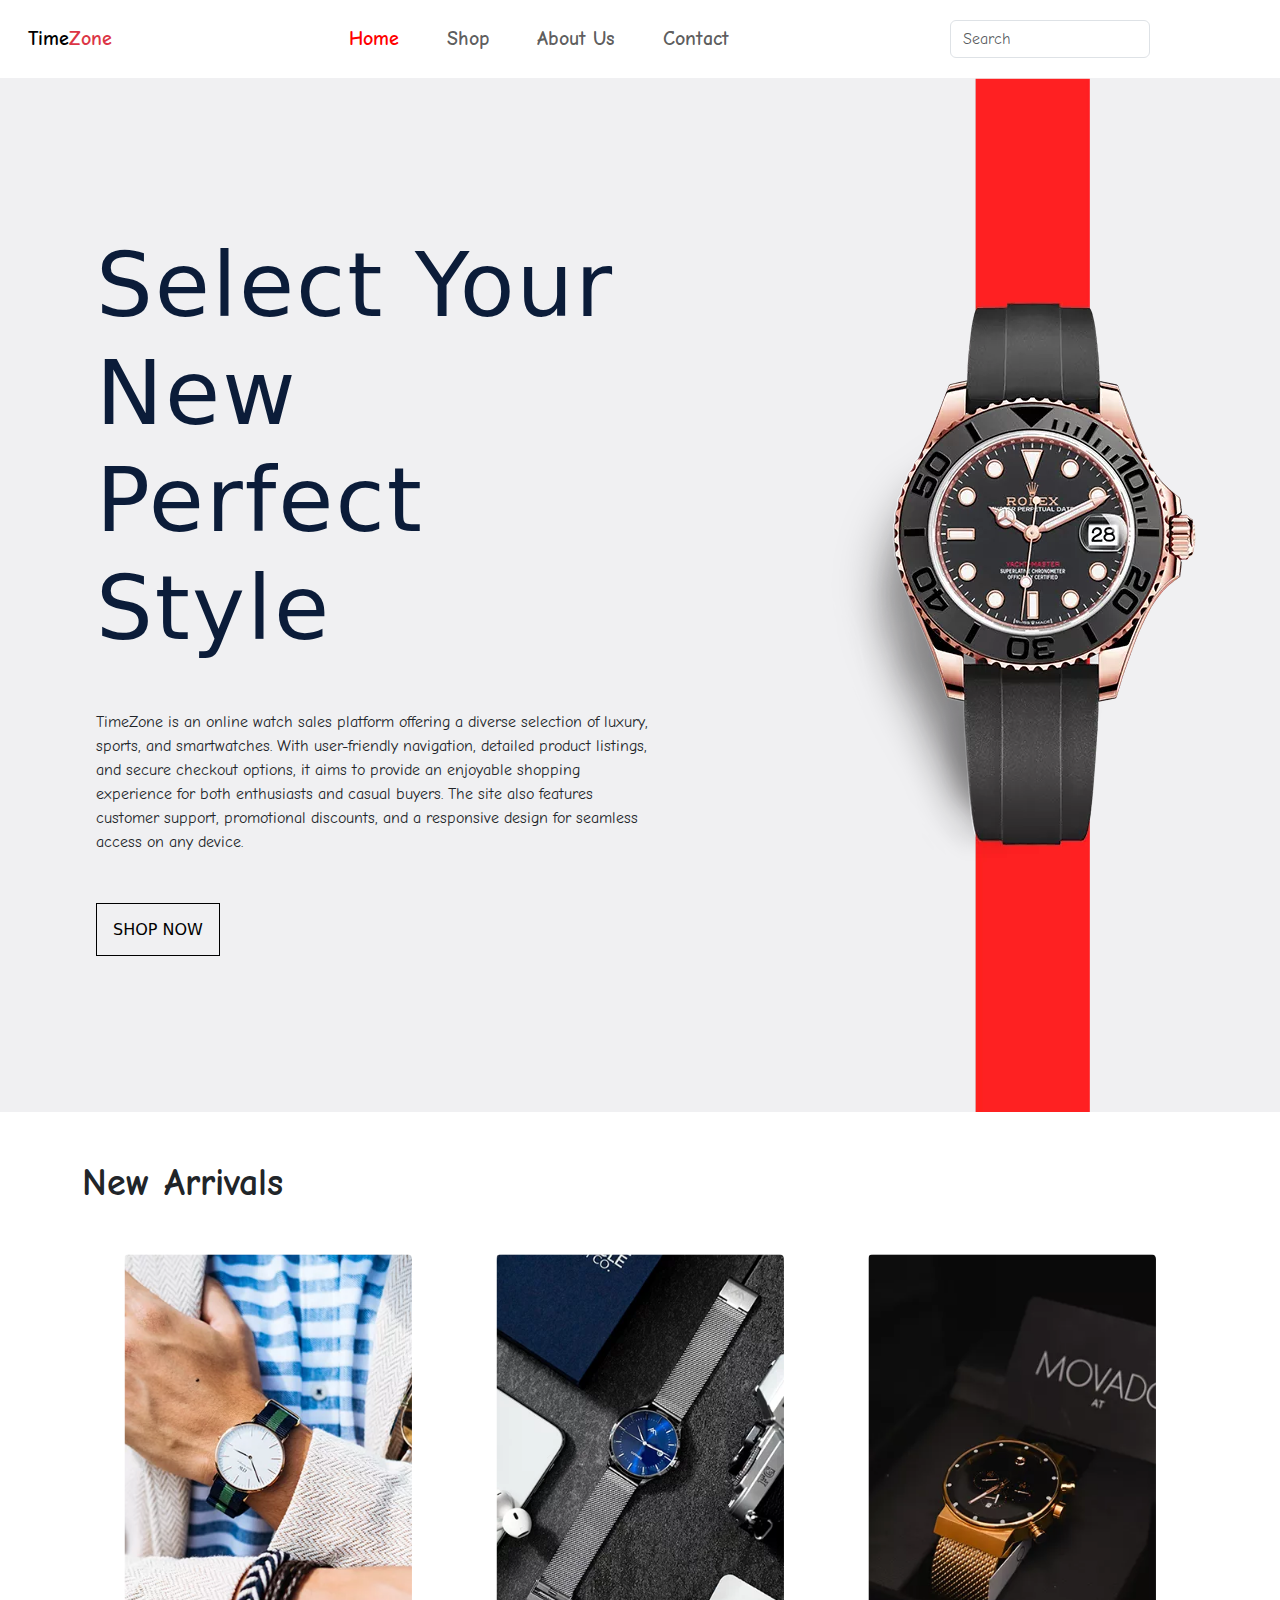
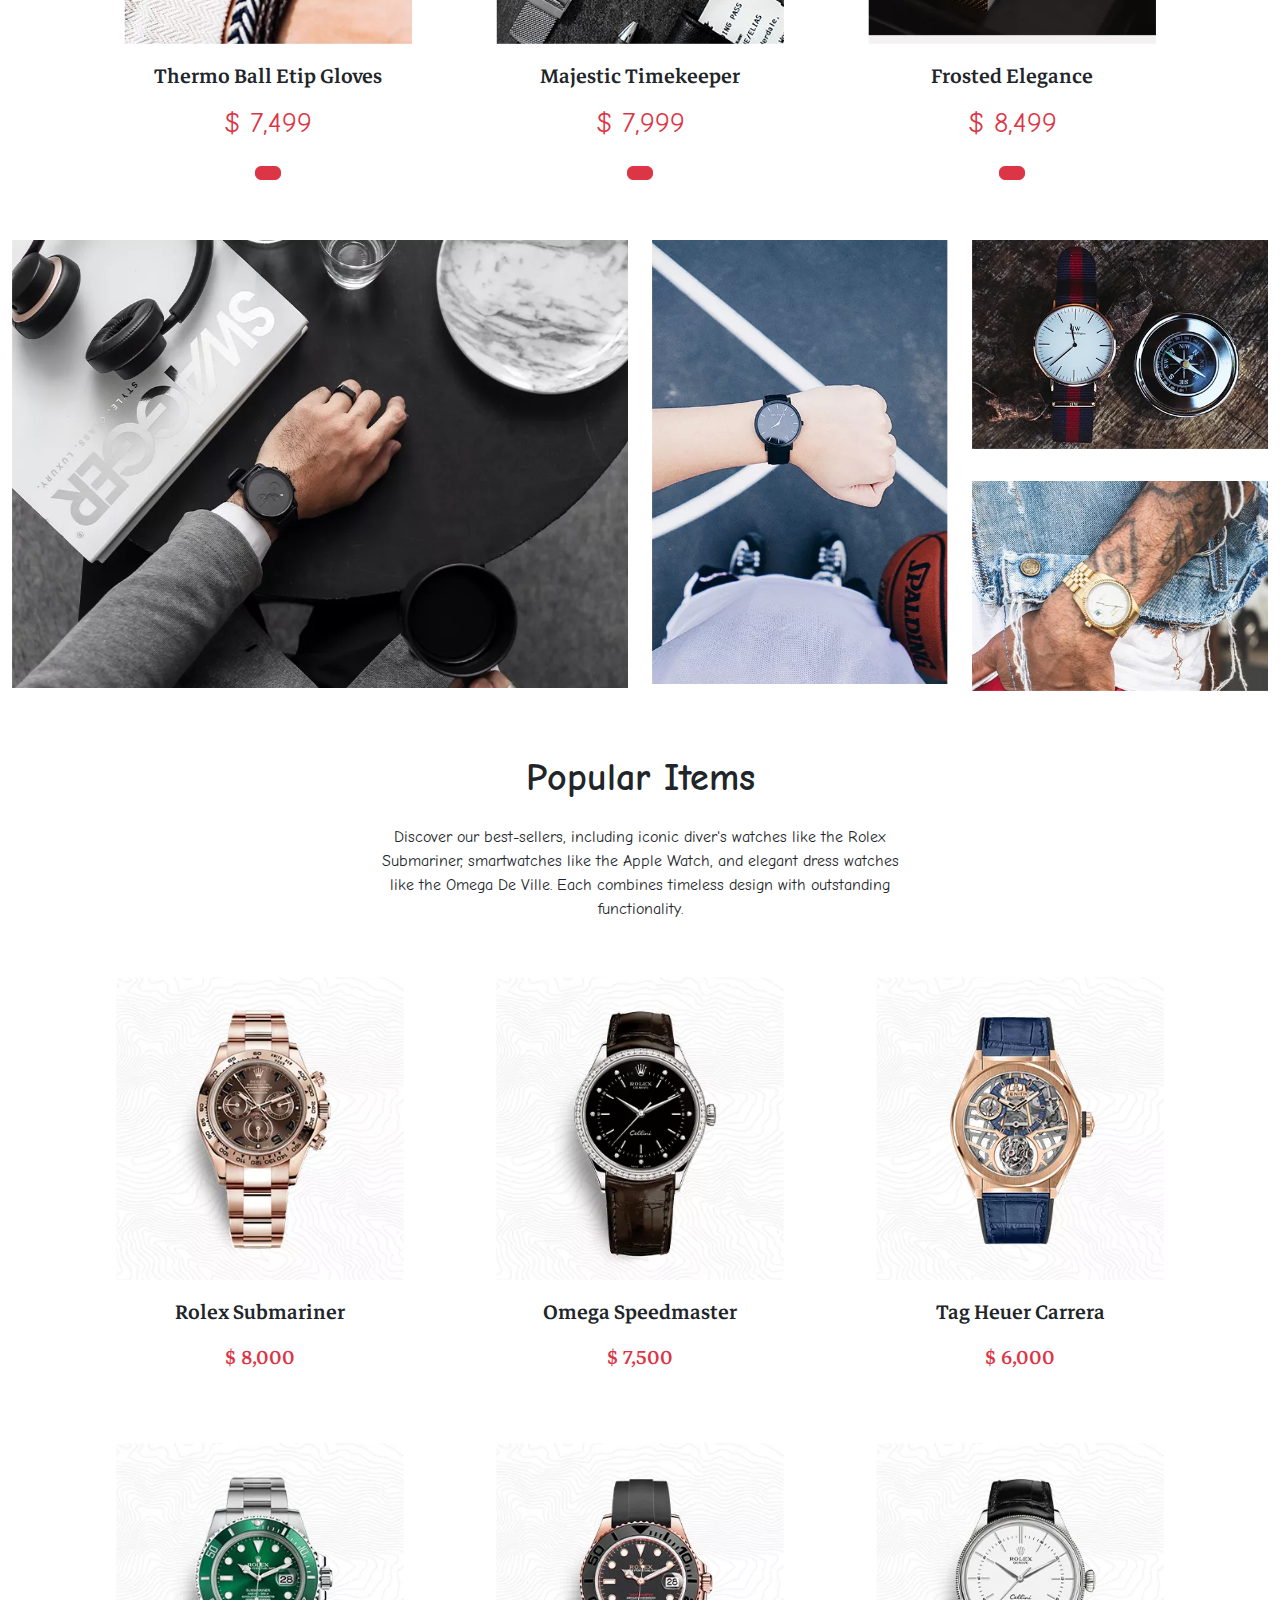
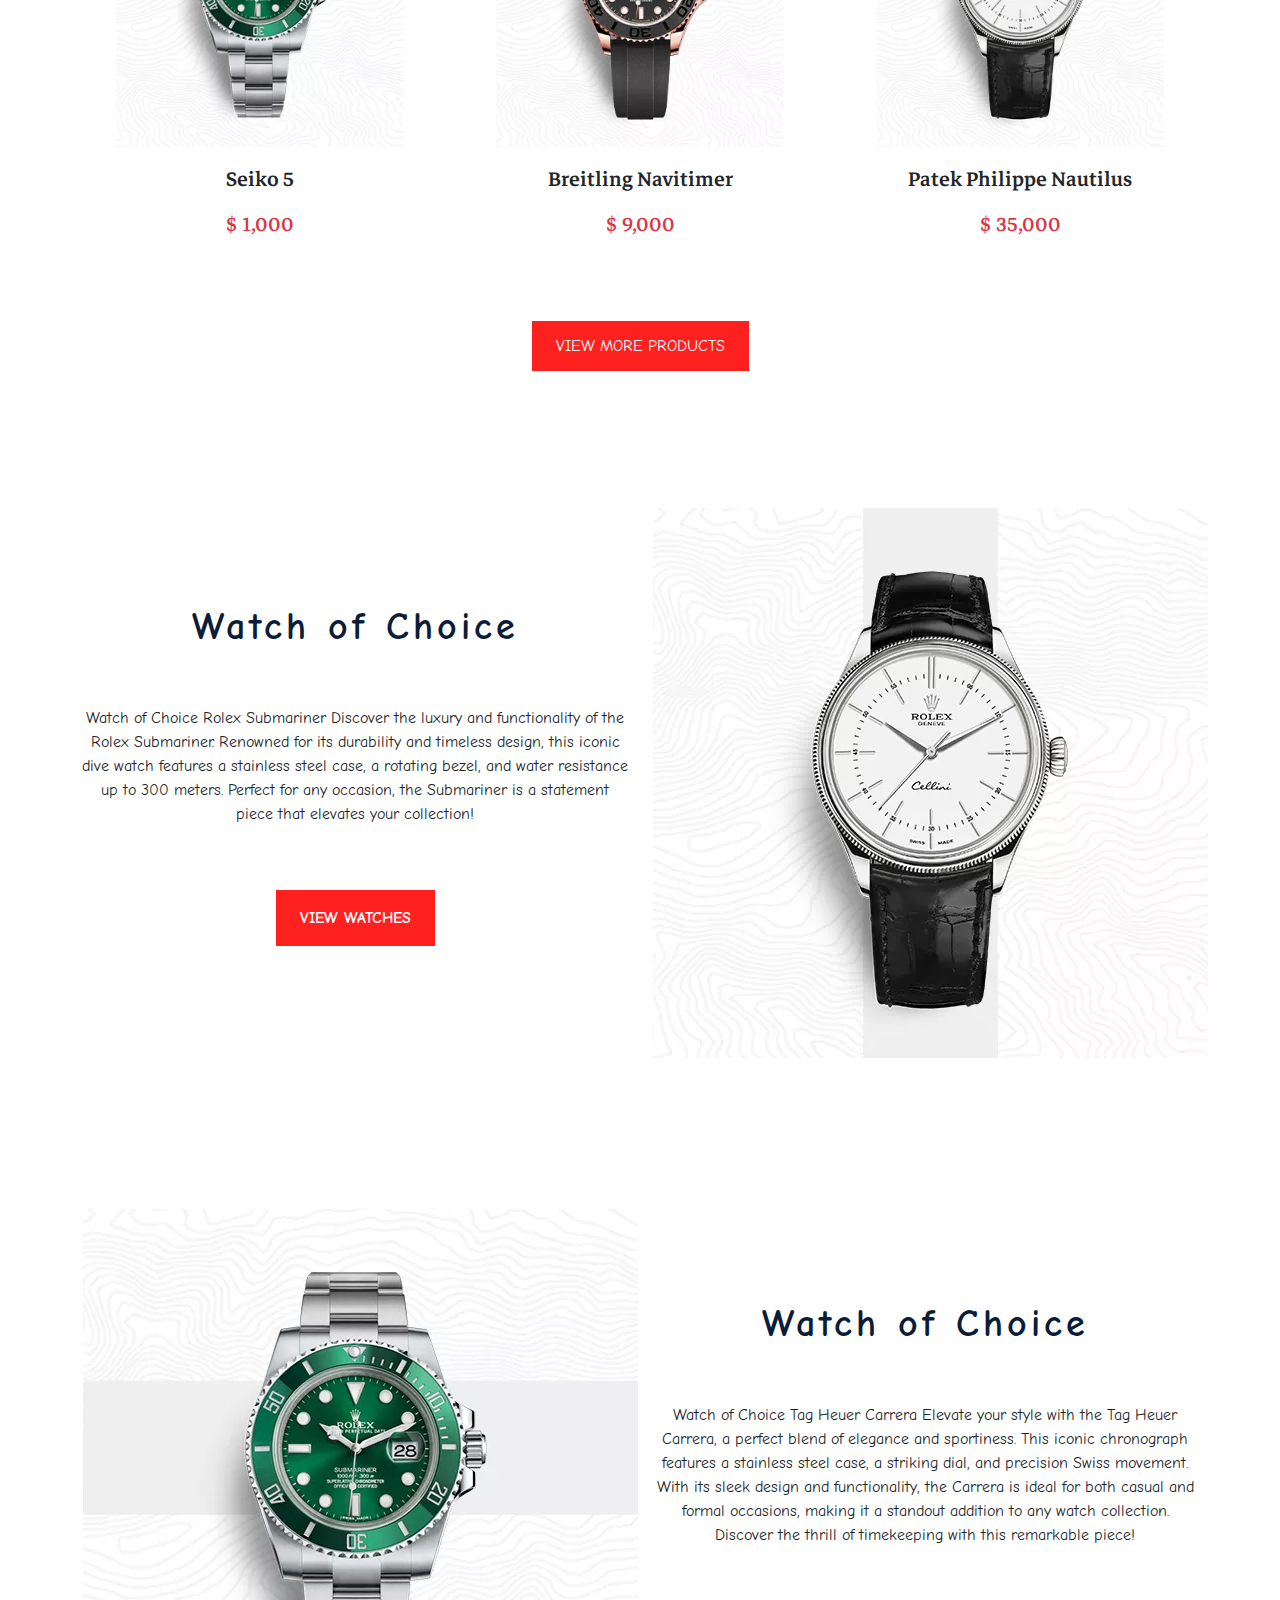
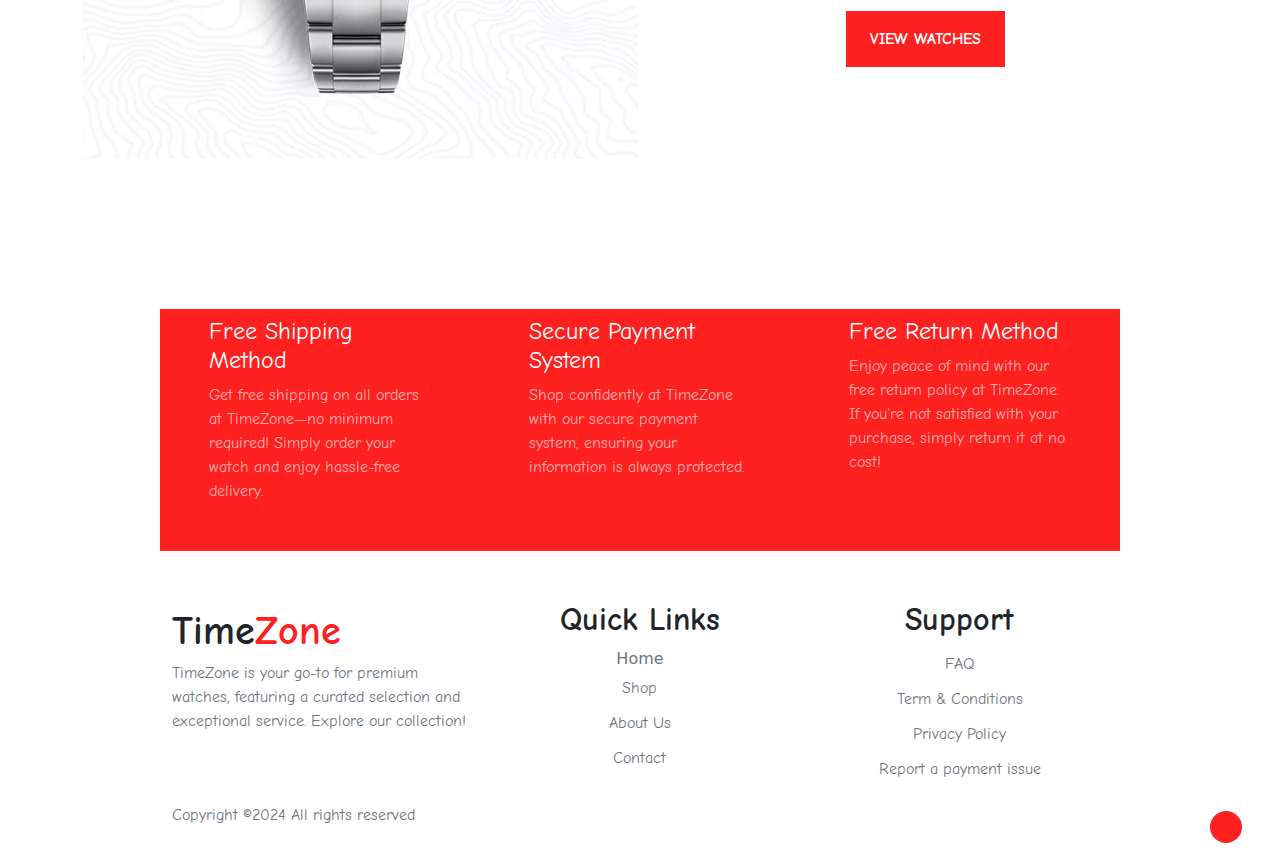
<file: index.html>
<!DOCTYPE html>
<html lang="en">
  <head>
    <meta charset="UTF-8" />
    <meta name="viewport" content="width=device-width, initial-scale=1.0" />
    <title>TimeZone</title>
    <!-- bootstrap links  -->
    <link
      href="https://cdn.jsdelivr.net/npm/bootstrap@5.3.3/dist/css/bootstrap.min.css"
      rel="stylesheet"
      integrity="sha384-QWTKZyjpPEjISv5WaRU9OFeRpok6YctnYmDr5pNlyT2bRjXh0JMhjY6hW+ALEwIH"
      crossorigin="anonymous"
    />
    <!-- css link  -->
    <link rel="stylesheet" href="style.css" />
    <!-- font awsome link  -->
    <link
      rel="stylesheet"
      href="https://cdnjs.cloudflare.com/ajax/libs/font-awesome/6.6.0/css/all.min.css"
      integrity="sha512-Kc323vGBEqzTmouAECnVceyQqyqdsSiqLQISBL29aUW4U/M7pSPA/gEUZQqv1cwx4OnYxTxve5UMg5GT6L4JJg=="
      crossorigin="anonymous"
      referrerpolicy="no-referrer"
    />
    <!-- animate css link  -->
    <link
      rel="stylesheet"
      href="https://cdnjs.cloudflare.com/ajax/libs/animate.css/4.1.1/animate.min.css"
    />
    <!-- icon  -->
    <link rel="icon" href="images/logo.avif" />
  </head>
  <body>
    <!-- nav bar  -->
    <nav
      id="nav"
      class="navbar navbar-expand-lg bg-body-white ff-comic py-3 fs-5 fw-bold"
    >
      <div class="container-fluid">
        <a class="navbar-brand ms-3" href="index.html"
          >Time<span class="text-danger">Zone</span>
        </a>
        <button
          class="navbar-toggler"
          type="button"
          data-bs-toggle="collapse"
          data-bs-target="#navbarSupportedContent"
          aria-controls="navbarSupportedContent"
          aria-expanded="false"
          aria-label="Toggle navigation"
        >
          <span class="navbar-toggler-icon"></span>
        </button>
        <div class="collapse navbar-collapse" id="navbarSupportedContent">
          <ul class="navbar-nav me-auto mx-auto mb-2 mb-lg-0">
            <li class="nav-item mx-3">
              <a class="nav-link active" href="index.html">Home</a>
            </li>
            <li class="nav-item mx-3">
              <a class="nav-link" href="shop.html">Shop</a>
            </li>
            <li class="nav-item mx-3">
              <a class="nav-link" href="about.html">About Us</a>
            </li>
            <li class="nav-item mx-3">
              <a class="nav-link" href="contact.html">Contact</a>
            </li>
          </ul>
          <form class="d-flex" role="search">
            <input
              class="form-control me-2"
              type="search"
              placeholder="Search"
              aria-label="Search"
            />
            <button class="btn" type="submit">
              <i class="fa-solid fa-magnifying-glass"></i>
            </button>

            <button
              class="btn ms-3"
              onclick="window.open('login-form/index.html', '_blank');"
              type="button"
            >
              <i class="fa-solid fa-user"></i>
            </button>
            <button
              class="btn ms-3 d-flex mt-1"
              onclick="window.open('cart.html', '_self');"
              type="button"
            >
              <i class="fa-solid fa-cart-shopping"></i>
              <span id="cart-count" class="badge text-dark">0</span>
            </button>
          </form>
        </div>
      </div>
    </nav>
    <!-- banner  -->
    <div class="container-fluid banner" id="banner">
      <div class="row">
        <div class="col-md-7 text-md-start text-center sub-banner px-5">
          <h1
            style="font-size: 7vw; color: #0b1c39; letter-spacing: 2px"
            class="px-5"
          >
            Select Your New Perfect Style
          </h1>
          <p class="ff-comic my-5 px-5">
            TimeZone is an online watch sales platform offering a diverse
            selection of luxury, sports, and smartwatches. With user-friendly
            navigation, detailed product listings, and secure checkout options,
            it aims to provide an enjoyable shopping experience for both
            enthusiasts and casual buyers. The site also features customer
            support, promotional discounts, and a responsive design for seamless
            access on any device.
          </p>
          <div class="py-3 px-5">
            <a href="shop.html" class="text-decoration-none shop-now px-3 py-3"
              >SHOP NOW</a
            >
          </div>
        </div>
        <div class="col-md-5 text-center d-none d-md-block">
          <img
            class="img-fluid animate__animated animate__pulse animate__slower animate__infinite"
            src="images/watchbanner.webp"
            alt="watch-banner"
          />
        </div>
      </div>
    </div>
    <!-- new arrival  -->
    <div class="container new-arrival my-3">
      <h1 class="ff-comic fw-bolder mt-5" style="font-size: 3vw">
        New Arrivals
      </h1>
      <div class="container mt-5">
        <div class="row">
          <div class="col-md-4 mb-2 text-center ff-comic">
            <div class="card mx-auto" style="width: 18rem">
              <img
                src="images/na1.webp"
                class="card-img-top"
                alt="new-arrival-1"
              />
              <div class="card-body">
                <h5 class="card-title ff-marza fs-3">
                  Thermo Ball Etip Gloves
                </h5>
                <p class="card-text text-danger fs-3">$ 7,499</p>
                <button
                  class="btn btn-danger add-to-cart"
                  data-item-name="Thermo Ball Etip Gloves"
                  data-item-price="7499"
                  data-item-image="images/na1.webp"
                >
                  <i class="fa-solid fa-cart-shopping"></i>
                </button>
              </div>
            </div>
          </div>
          <div class="col-md-4 mb-2 text-center ff-comic">
            <div class="card mx-auto" style="width: 18rem">
              <img
                src="images/na2.webp"
                class="card-img-top"
                alt="new-arrival-2"
              />
              <div class="card-body">
                <h5 class="card-title ff-marza fs-3">Majestic Timekeeper</h5>
                <p class="card-text text-danger fs-3">$ 7,999</p>
                <button
                  class="btn btn-danger add-to-cart"
                  data-item-name="Majestic Timekeeper"
                  data-item-price="7999"
                  data-item-image="images/na2.webp"
                >
                  <i class="fa-solid fa-cart-shopping"></i>
                </button>
              </div>
            </div>
          </div>
          <div class="col-md-4 mb-2 text-center ff-comic">
            <div class="card mx-auto" style="width: 18rem">
              <img
                src="images/na3.webp"
                class="card-img-top"
                alt="new-arrival-3"
              />
              <div class="card-body">
                <h5 class="card-title ff-marza fs-3">Frosted Elegance</h5>
                <p class="card-text text-danger fs-3">$ 8,499</p>
                <button
                  class="btn btn-danger add-to-cart"
                  data-item-name="Frosted Elegance"
                  data-item-price="8499"
                  data-item-image="images/na3.webp"
                >
                  <i class="fa-solid fa-cart-shopping"></i>
                </button>
              </div>
            </div>
          </div>
        </div>
      </div>
    </div>
    <!-- gallery -->
    <div class="container-fluid gallery d-md-block d-none my-3">
      <div class="row">
        <div class="col-md-6">
          <img
            src="images/home1.webp"
            class="img-fluid py-3 gallery-img"
            alt="gallery-1"
          />
        </div>
        <div class="col-md-3">
          <img
            src="images/home2.webp"
            class="img-fluid py-3 gallery-img"
            alt="gallery-2"
          />
        </div>
        <div class="col-md-3">
          <div class="row">
            <img
              src="images/home3.webp"
              class="img-fluid py-3 gallery-img"
              alt="gallery-3"
            />
          </div>
          <div class="row">
            <img
              src="images/home4.webp"
              class="img-fluid py-3 gallery-img"
              alt="gallery-4"
            />
          </div>
        </div>
      </div>
    </div>
    <!-- popular-items  -->
    <div class="container popular-items my-3">
      <div class="text-center my-5 w-50 mx-auto">
        <h1 class="ff-comic fw-bolder" style="font-size: 3vw">
          Popular Items
        </h1>
        <p class="ff-comic mt-3 p-2">
          Discover our best-sellers, including iconic diver's watches like the
          Rolex Submariner, smartwatches like the Apple Watch, and elegant dress
          watches like the Omega De Ville. Each combines timeless design with
          outstanding functionality.
        </p>
      </div>
      <div class="row my-4">
        <div class="col-md-4 mb-2 text-center ff-comic">
          <div class="card mx-auto" style="width: 18rem">
            <img
              src="images/pi1.webp"
              class="card-img-top"
              alt="popular-item-1"
            />
            <div class="card-body">
              <h5 class="card-title ff-marza fs-3">Rolex Submariner</h5>
              <p class="card-text text-danger ff-marza fs-3">$ 8,000</p>
              <div class="overlay">
                <button
                  class="add-to-cart text-white p-3 fs-5"
                  data-item-name="Rolex Submariner"
                  data-item-price="8000"
                  data-item-image="images/pi1.webp"
                  style="border: none; background-color: #ff2020"
                >
                  Add to Cart
                </button>
              </div>
            </div>
          </div>
        </div>
        <div class="col-md-4 mb-2 text-center ff-comic">
          <div class="card mx-auto" style="width: 18rem">
            <img
              src="images/pi2.webp"
              class="card-img-top"
              alt="popular-item-2"
            />
            <div class="card-body">
              <h5 class="card-title ff-marza fs-3">Omega Speedmaster</h5>
              <p class="card-text text-danger ff-marza fs-3">$ 7,500</p>
              <div class="overlay">
                <button
                  class="add-to-cart text-white p-3 fs-5"
                  data-item-name="Omega Speedmaster"
                  data-item-price="7500"
                  data-item-image="images/pi2.webp"
                  style="border: none; background-color: #ff2020"
                >
                  Add to Cart
                </button>
              </div>
            </div>
          </div>
        </div>
        <div class="col-md-4 mb-2 text-center ff-comic">
          <div class="card mx-auto" style="width: 18rem">
            <img
              src="images/pi3.webp"
              class="card-img-top"
              alt="popular-item-3"
            />
            <div class="card-body">
              <h5 class="card-title ff-marza fs-3">Tag Heuer Carrera</h5>
              <p class="card-text text-danger ff-marza fs-3">$ 6,000</p>
              <div class="overlay">
                <button
                  class="add-to-cart text-white p-3 fs-5"
                  data-item-name="Tag Heuer Carrera"
                  data-item-price="6000"
                  data-item-image="images/pi3.webp"
                  style="border: none; background-color: #ff2020"
                >
                  Add to Cart
                </button>
              </div>
            </div>
          </div>
        </div>
      </div>
      <div class="row">
        <div class="col-md-4 mb-2 text-center ff-comic">
          <div class="card mx-auto" style="width: 18rem">
            <img
              src="images/pi4.webp"
              class="card-img-top"
              alt="popular-item-4"
            />
            <div class="card-body">
              <h5 class="card-title ff-marza fs-3">Seiko 5</h5>
              <p class="card-text text-danger ff-marza fs-3">$ 1,000</p>
              <div class="overlay">
                <button
                  class="add-to-cart text-white p-3 fs-5"
                  data-item-name="Seiko 5"
                  data-item-price="1000"
                  data-item-image="images/pi4.webp"
                  style="border: none; background-color: #ff2020"
                >
                  Add to Cart
                </button>
              </div>
            </div>
          </div>
        </div>
        <div class="col-md-4 mb-2 text-center ff-comic">
          <div class="card mx-auto" style="width: 18rem">
            <img
              src="images/pi5.webp"
              class="card-img-top"
              alt="popular-item-5"
            />
            <div class="card-body">
              <h5 class="card-title ff-marza fs-3">Breitling Navitimer</h5>
              <p class="card-text text-danger ff-marza fs-3">$ 9,000</p>
              <div class="overlay">
                <button
                  class="add-to-cart text-white p-3 fs-5"
                  data-item-name="Breitling Navitime"
                  data-item-price="9000"
                  data-item-image="images/pi5.webp"
                  style="border: none; background-color: #ff2020"
                >
                  Add to Cart
                </button>
              </div>
            </div>
          </div>
        </div>
        <div class="col-md-4 mb-2 text-center ff-comic">
          <div class="card mx-auto" style="width: 18rem">
            <img
              src="images/pi6.webp"
              class="card-img-top"
              alt="popular-item-6"
            />
            <div class="card-body">
              <h5 class="card-title ff-marza fs-3">Patek Philippe Nautilus</h5>
              <p class="card-text text-danger ff-marza fs-3">$ 35,000</p>
              <div class="overlay">
                <button
                  class="add-to-cart text-white p-3 fs-5"
                  data-item-name="Patek Philippe Nautilus"
                  data-item-price="35000"
                  data-item-image="images/pi6.webp"
                  style="border: none; background-color: #ff2020"
                >
                  Add to Cart
                </button>
              </div>
            </div>
          </div>
        </div>
      </div>
      <div class="text-center mt-5">
        <a
          href="shop.html"
          class="text-decoration-none text-white ff-comic view-more px-4 py-3"
          style="background-color: #ff2020"
          >VIEW MORE PRODUCTS</a
        >
      </div>
    </div>
    <!-- choice  -->
    <div class="container choice">
      <div class="row choice-one" style="margin-bottom: 150px">
        <div class="col-md-6 text-center mb-3">
          <div class="choice-1">
            <h1
              class="ff-comic fw-bolder"
              style="color: #0b1c39; letter-spacing: 4px; font-size: 3vw"
            >
              Watch of Choice
            </h1>
            <p class="ff-comic mt-5 text-center">
              Watch of Choice Rolex Submariner Discover the luxury and
              functionality of the Rolex Submariner. Renowned for its durability
              and timeless design, this iconic dive watch features a stainless
              steel case, a rotating bezel, and water resistance up to 300
              meters. Perfect for any occasion, the Submariner is a statement
              piece that elevates your collection!
            </p>
            <a
              href="shop.html"
              class="text-decoration-none ff-comic text-white px-4 py-3 fw-bolder mt-5 choice-btn"
              style="background-color: #ff2020"
              >VIEW WATCHES</a
            >
          </div>
        </div>
        <div class="col-md-6 text-center">
          <img src="images/choce_watch1.png.webp" alt="watch-choice-1" />
        </div>
      </div>
      <div class="row choice-two">
        <div class="col-md-6 text-center">
          <img src="images/choce_watch2.png.webp" alt="watch-choice-2" />
        </div>
        <div class="col-md-6 text-center">
          <div class="choice-2">
            <h1
              class="ff-comic fw-bolder"
              style="color: #0b1c39; letter-spacing: 4px; font-size: 3vw"
            >
              Watch of Choice
            </h1>
            <p class="ff-comic mt-5 text-center">
              Watch of Choice Tag Heuer Carrera Elevate your style with the Tag
              Heuer Carrera, a perfect blend of elegance and sportiness. This
              iconic chronograph features a stainless steel case, a striking
              dial, and precision Swiss movement. With its sleek design and
              functionality, the Carrera is ideal for both casual and formal
              occasions, making it a standout addition to any watch collection.
              Discover the thrill of timekeeping with this remarkable piece!
            </p>
            <a
              href="shop.html"
              class="text-decoration-none ff-comic text-white px-4 py-3 fw-bolder mt-5 choice-btn"
              style="background-color: #ff2020"
              >VIEW WATCHES</a
            >
          </div>
        </div>
      </div>
    </div>
    <!-- footer  -->
    <footer>
      <!-- methods  -->
      <div class="container w-75 text-white" style="background-color: #ff2020">
        <div class="row">
          <div class="col-md-4 text-md-start text-center">
            <div class="mx-auto w-75">
              <i class="fa-solid fa-cube text-white fs-1 mb-2 mt-5"></i>
              <h4 class="ff-comic my-2">Free Shipping Method</h4>
              <p
                class="ff-comic mt-2 mb-5"
                style="color: rgba(255, 255, 255, 0.65)"
              >
                Get free shipping on all orders at TimeZone—no minimum required!
                Simply order your watch and enjoy hassle-free delivery.
              </p>
            </div>
          </div>
          <div class="col-md-4 text-md-start text-center">
            <div class="mx-auto w-75">
              <i class="fa-solid fa-unlock text-white fs-1 mb-2 mt-5"></i>
              <h4 class="ff-comic my-2">Secure Payment System</h4>
              <p
                class="ff-comic mt-2 mb-5"
                style="color: rgba(255, 255, 255, 0.65)"
              >
                Shop confidently at TimeZone with our secure payment system,
                ensuring your information is always protected.
              </p>
            </div>
          </div>
          <div class="col-md-4 text-md-start text-center">
            <div class="mx-auto w-75">
              <i class="fa-solid fa-rotate-left text-white fs-1 mb-2 mt-5"></i>
              <h4 class="ff-comic my-2">Free Return Method</h4>
              <p
                class="ff-comic mt-2 mb-5"
                style="color: rgba(255, 255, 255, 0.65)"
              >
                Enjoy peace of mind with our free return policy at TimeZone. If
                you're not satisfied with your purchase, simply return it at no
                cost!
              </p>
            </div>
          </div>
        </div>
      </div>
      <!-- footer-1  -->
      <div class="container w-75 mb-3" style="margin-top: 50px">
        <div class="row">
          <div class="col-md-4 text-center text-md-start">
            <a
              href="index.html"
              style="font-size: 40px"
              class="ff-comic fw-bolder text-decoration-none text-dark"
              >Time<span style="color: #ff2020">Zone</span>
            </a>
            <p class="ff-comic text-secondary">
              TimeZone is your go-to for premium watches, featuring a curated
              selection and exceptional service. Explore our collection!
            </p>
          </div>
          <div class="col-md-4 text-center">
            <h2 class="ff-comic fw-bold">Quick Links</h2>
            <a
              href="index.html"
              class="text-decoration-none text-secondary d-block"
              >Home</a
            >
            <a
              href="shop.html"
              class="text-decoration-none text-secondary d-block ff-comic"
              style="line-height: 35px"
              >Shop</a
            >
            <a
              href="about.html"
              class="text-decoration-none text-secondary d-block ff-comic"
              style="line-height: 35px"
              >About Us</a
            >
            <a
              href="contact.html"
              class="text-decoration-none text-secondary d-block ff-comic"
              style="line-height: 35px"
              >Contact</a
            >
          </div>
          <div class="col-md-4 text-center">
            <h2 class="ff-comic fw-bold">Support</h2>
            <a
              href="#"
              class="text-decoration-none text-secondary d-block ff-comic"
              style="line-height: 35px"
              >FAQ</a
            >
            <a
              href="#"
              class="text-decoration-none text-secondary d-block ff-comic"
              style="line-height: 35px"
              >Term & Conditions</a
            >
            <a
              href="#"
              class="text-decoration-none text-secondary d-block ff-comic"
              style="line-height: 35px"
              >Privacy Policy</a
            >
            <a
              href="#"
              class="text-decoration-none text-secondary d-block ff-comic"
              style="line-height: 35px"
              >Report a payment issue</a
            >
          </div>
        </div>
      </div>
      <!-- footer-2  -->
      <div class="container w-75 my-3">
        <div class="row">
          <div class="col-md-6 text-md-start text-center">
            <p class="ff-comic text-secondary">
              Copyright ©2024 All rights reserved
            </p>
          </div>
          <div class="col-md-6 text-md-end text-center">
            <a href="#"><i class="fa-brands fa-facebook mx-3"></i></a>
            <a href="#"
              ><i class="fa-brands fa-x-twitter mx-3 text-dark"></i
            ></a>
            <a href="#"
              ><i class="fa-brands fa-instagram mx-3 text-danger"></i
            ></a>
            <a href="#"> <i class="fa-solid fa-envelope mx-3 text-dark"></i></a>
          </div>
        </div>
      </div>
      <a href="#banner"
        ><i
          class="fa-solid fa-up-long p-3 rounded rounded-5 text-white to-top"
          style="background-color: #ff2020"
        ></i
      ></a>
    </footer>
    <script
      src="https://cdn.jsdelivr.net/npm/bootstrap@5.3.3/dist/js/bootstrap.bundle.min.js"
      integrity="sha384-YvpcrYf0tY3lHB60NNkmXc5s9fDVZLESaAA55NDzOxhy9GkcIdslK1eN7N6jIeHz"
      crossorigin="anonymous"
    ></script>
    <script src="script.js"></script>
  </body>
</html>
</file>
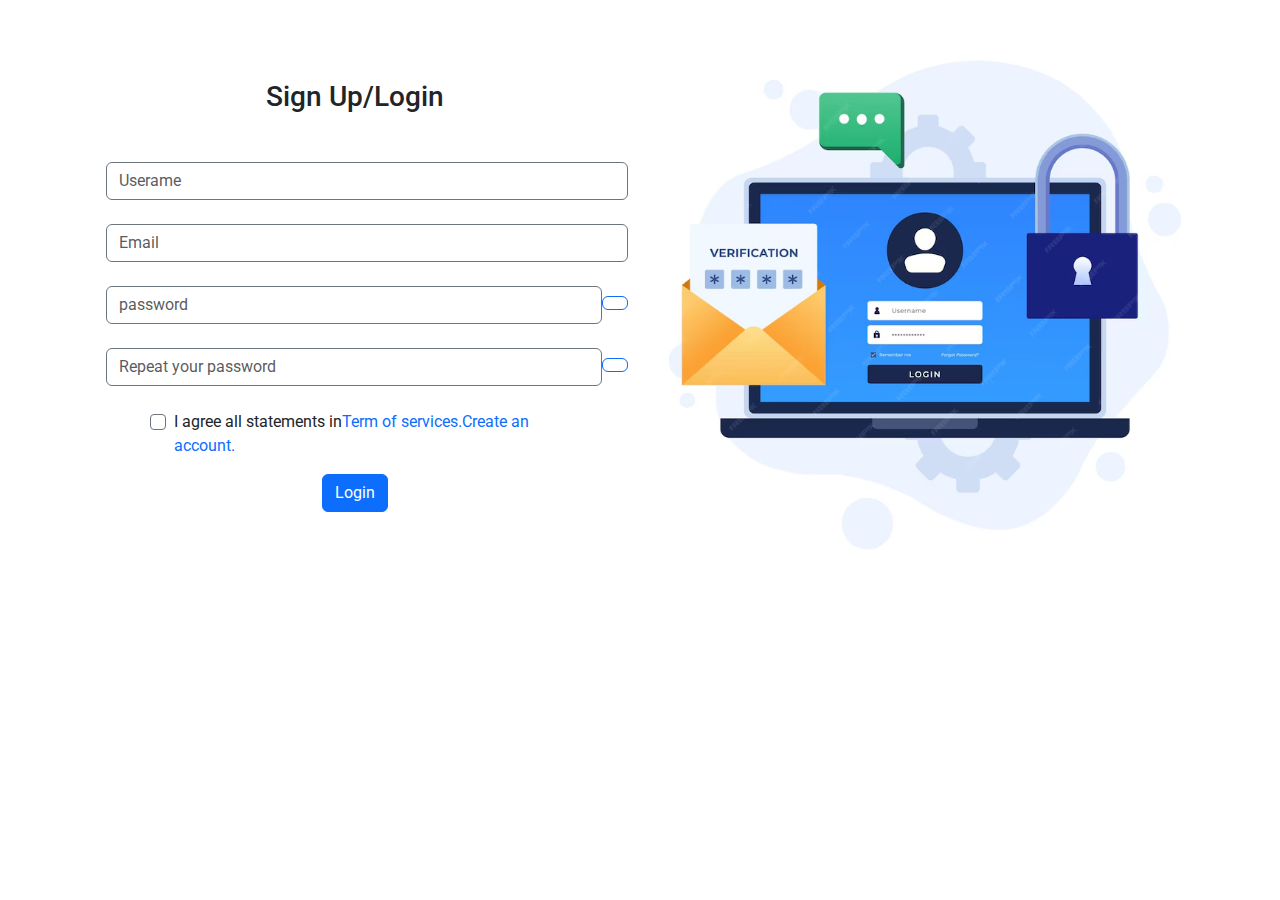
<file: login-form/index.html>
<!DOCTYPE html>
<html lang="en">
  <head>
    <meta charset="UTF-8" />
    <meta name="viewport" content="width=device-width, initial-scale=1.0" />
    <title>TimeZone:Login</title>
    <link rel="icon" href="images/icon.png" />
    <!-- font awsome cdn  -->
    <link
      rel="stylesheet"
      href="https://cdnjs.cloudflare.com/ajax/libs/font-awesome/6.6.0/css/all.min.css"
      integrity="sha512-Kc323vGBEqzTmouAECnVceyQqyqdsSiqLQISBL29aUW4U/M7pSPA/gEUZQqv1cwx4OnYxTxve5UMg5GT6L4JJg=="
      crossorigin="anonymous"
      referrerpolicy="no-referrer"
    />
    <!-- bootstrap link  -->
    <link
      href="https://cdn.jsdelivr.net/npm/bootstrap@5.3.3/dist/css/bootstrap.min.css"
      rel="stylesheet"
      integrity="sha384-QWTKZyjpPEjISv5WaRU9OFeRpok6YctnYmDr5pNlyT2bRjXh0JMhjY6hW+ALEwIH"
      crossorigin="anonymous"
    />
    <!-- css link  -->
    <link rel="stylesheet" href="style.css" />
  </head>
  <body>
    <div class="container my-3 ff-roboto">
      <div class="row">
        <div class="col-md-6 my-3">
          <h3 class="text-center my-5">Sign Up/Login</h3>
          <!-- username  -->
          <div class="my-4 d-flex align-items-baseline">
            <i class="fa-solid fa-user fs-4 me-4"></i>
            <input
              type="text"
              class="form-control border border-secondary"
              id="exampleFormControlInput1"
              placeholder="Userame"
            />
          </div>
          <!-- email  -->
          <div class="my-4 d-flex align-items-baseline">
            <i class="fa-solid fa-envelope fs-4 me-4"></i>
            <input
              type="email"
              class="form-control border border-secondary"
              id="exampleFormControlInput1"
              placeholder="Email"
            />
          </div>
          <!-- password  -->
          <div class="my-4 d-flex align-items-baseline">
            <i class="fa-solid fa-lock fs-4 me-4"></i>
            <input
              type="password"
              class="form-control border border-secondary"
              placeholder="password"
              aria-label="Recipient's username"
              aria-describedby="button-addon2"
              id="pwd"
            />
            <button
              class="btn btn-outline-primary"
              type="button"
              id="button-addon2"
              onclick="passwordToggle()"
            >
              <i class="fa-solid fa-eye-slash" id="toggleIcon"></i>
            </button>
          </div>
          <!-- repeat password  -->
          <div class="my-4 d-flex align-items-baseline">
            <i class="fa-solid fa-wrench fs-4 me-4"></i>
            <input
              type="password"
              id="pwd1"
              class="form-control border border-secondary"
              placeholder="Repeat your password"
              aria-label="Recipient's username"
              aria-describedby="button-addon2"
            />
            <button
              class="btn btn-outline-primary"
              type="button"
              id="button-addon1"
              onclick="passwordToggle1()"
            >
              <i class="fa-solid fa-eye-slash" id="toggleIcon1"></i>
            </button>
          </div>
          <!-- checkbox  -->
          <div class="form-check mx-auto w-75">
            <input
              class="form-check-input border border-secondary"
              type="checkbox"
              value=""
              id="flexCheckDefault"
            />
            <label class="form-check-label" for="flexCheckDefault">
              I agree all statements in<a href="#" style="text-decoration: none"
                >Term of services.</a
              ><a href="#" class="text-decoration-none">Create an account.</a>
            </label>
          </div>
          <!-- button  -->
          <div class="text-center mt-3">
            <button type="button" class="btn btn-primary">Login</button>
          </div>
        </div>

        <div class="col-md-6 my-3">
          <img src="images/banner.avif" alt="banner-image" class="img-fluid" />
        </div>
      </div>
    </div>
    <script
      src="https://cdn.jsdelivr.net/npm/bootstrap@5.3.3/dist/js/bootstrap.bundle.min.js"
      integrity="sha384-YvpcrYf0tY3lHB60NNkmXc5s9fDVZLESaAA55NDzOxhy9GkcIdslK1eN7N6jIeHz"
      crossorigin="anonymous"
    ></script>

    <script>
      function passwordToggle() {
        const password_input = document.getElementById("pwd");
        const icon = document.getElementById("toggleIcon");
        if (password_input.type == "password") {
          password_input.type = "text";
          icon.classList.remove("fa-eye-slash");
          icon.classList.add("fa-eye");
        } else {
          password_input.type = "password";
          icon.classList.remove("fa-eye");
          icon.classList.add("fa-eye-slash");
        }
      }
    </script>
    <script>
      function passwordToggle1() {
        const password_input1 = document.getElementById("pwd1");
        const icon1 = document.getElementById("toggleIcon1");
        if (password_input1.type == "password") {
          password_input1.type = "text";
          icon1.classList.remove("fa-eye-slash");
          icon1.classList.add("fa-eye");
        } else {
          password_input1.type = "password";
          icon1.classList.remove("fa-eye");
          icon1.classList.add("fa-eye-slash");
        }
      }
    </script>
  </body>
</html>
</file>
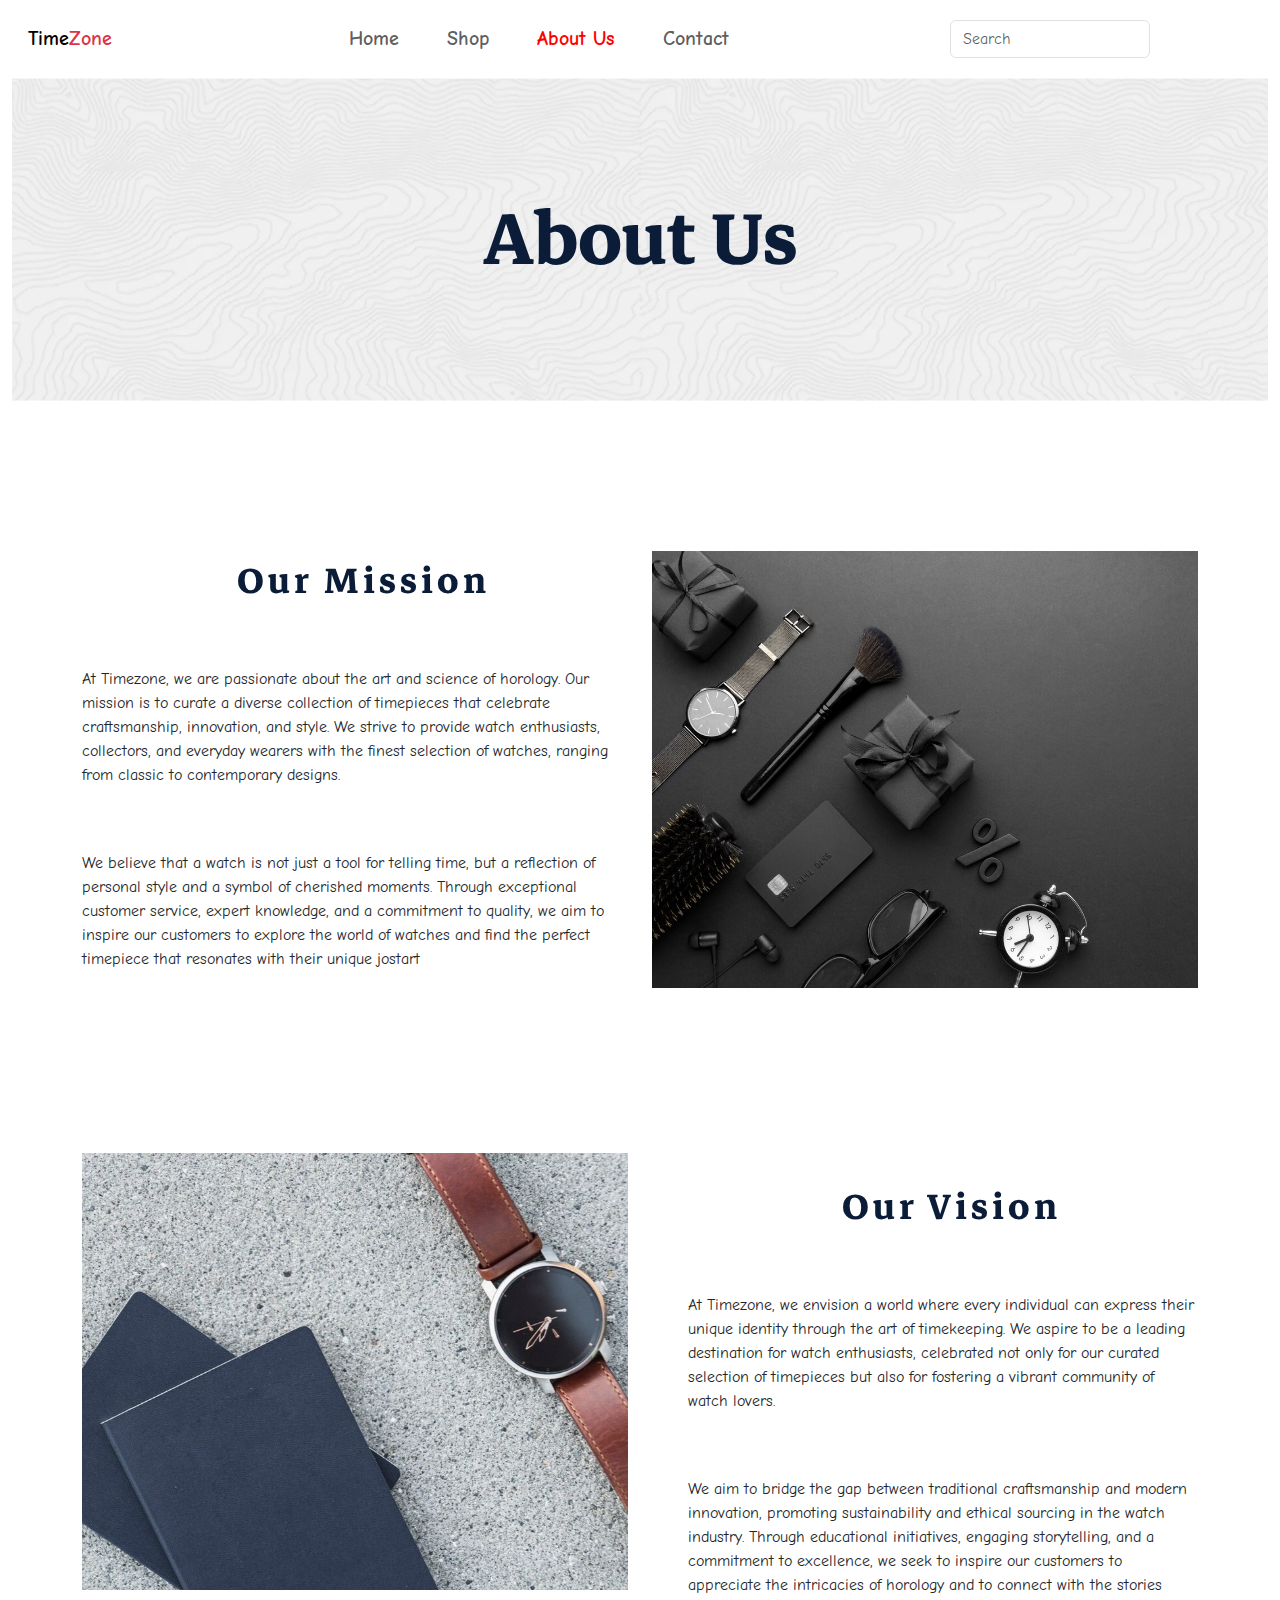
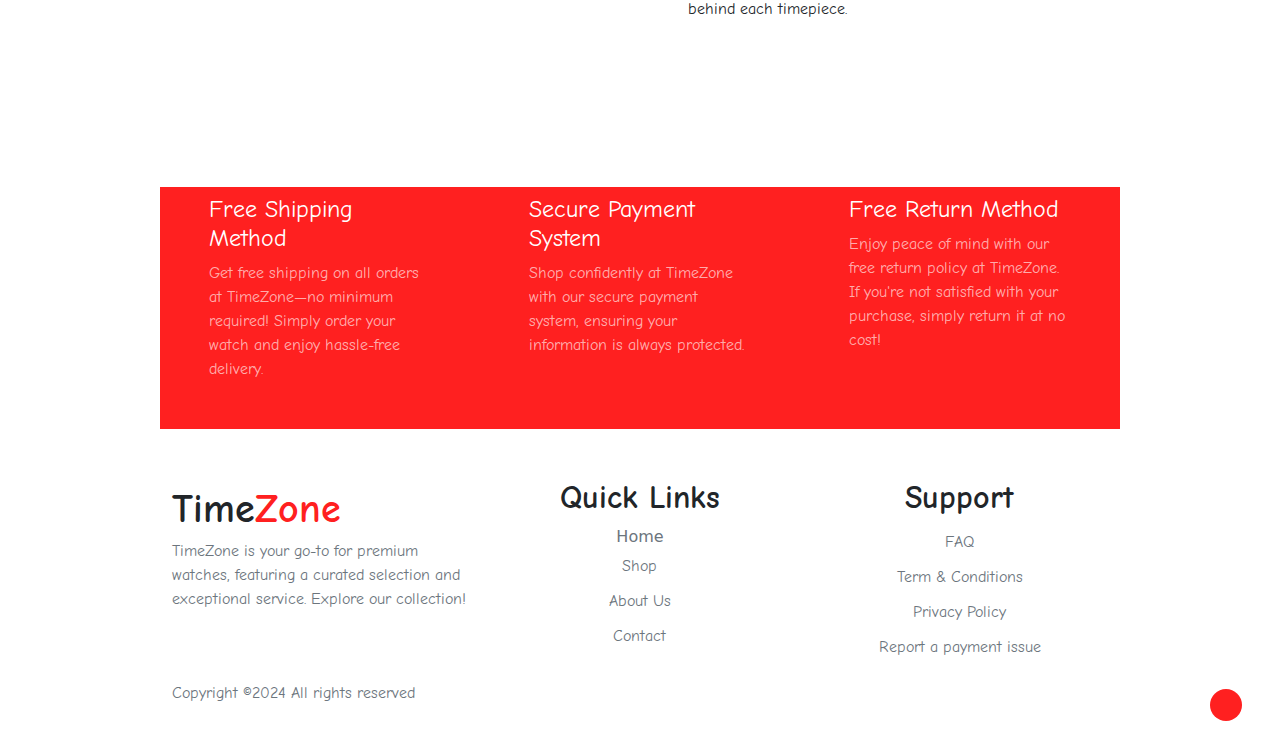
<file: about.html>
<!DOCTYPE html>
<html lang="en">
  <head>
    <meta charset="UTF-8" />
    <meta name="viewport" content="width=device-width, initial-scale=1.0" />
    <title>TimeZone:About Us</title>
    <!-- bootstrap links  -->
    <link
      href="https://cdn.jsdelivr.net/npm/bootstrap@5.3.3/dist/css/bootstrap.min.css"
      rel="stylesheet"
      integrity="sha384-QWTKZyjpPEjISv5WaRU9OFeRpok6YctnYmDr5pNlyT2bRjXh0JMhjY6hW+ALEwIH"
      crossorigin="anonymous"
    />
    <!-- css link  -->
    <link rel="stylesheet" href="style.css" />
    <!-- font awsome link  -->
    <link
      rel="stylesheet"
      href="https://cdnjs.cloudflare.com/ajax/libs/font-awesome/6.6.0/css/all.min.css"
      integrity="sha512-Kc323vGBEqzTmouAECnVceyQqyqdsSiqLQISBL29aUW4U/M7pSPA/gEUZQqv1cwx4OnYxTxve5UMg5GT6L4JJg=="
      crossorigin="anonymous"
      referrerpolicy="no-referrer"
    />
    <!-- animate css link  -->
    <link
      rel="stylesheet"
      href="https://cdnjs.cloudflare.com/ajax/libs/animate.css/4.1.1/animate.min.css"
    />
    <!-- icon  -->
    <link rel="icon" href="images/logo.avif" />
  </head>
  <body>
    <nav
      id="nav"
      class="navbar navbar-expand-lg bg-body-white ff-comic py-3 fs-5 fw-bold"
    >
      <div class="container-fluid">
        <a class="navbar-brand ms-3" href="index.html"
          >Time<span class="text-danger">Zone</span>
        </a>
        <button
          class="navbar-toggler"
          type="button"
          data-bs-toggle="collapse"
          data-bs-target="#navbarSupportedContent"
          aria-controls="navbarSupportedContent"
          aria-expanded="false"
          aria-label="Toggle navigation"
        >
          <span class="navbar-toggler-icon"></span>
        </button>
        <div class="collapse navbar-collapse" id="navbarSupportedContent">
          <ul class="navbar-nav me-auto mx-auto mb-2 mb-lg-0">
            <li class="nav-item mx-3">
              <a class="nav-link" href="index.html">Home</a>
            </li>
            <li class="nav-item mx-3">
              <a class="nav-link" href="shop.html">Shop</a>
            </li>
            <li class="nav-item mx-3">
              <a class="nav-link active" href="about.html">About Us</a>
            </li>
            <li class="nav-item mx-3">
              <a class="nav-link" href="contact.html">Contact</a>
            </li>
          </ul>
          <form class="d-flex" role="search">
            <input
              class="form-control me-2"
              type="search"
              placeholder="Search"
              aria-label="Search"
            />
            <button class="btn" type="submit">
              <i class="fa-solid fa-magnifying-glass"></i>
            </button>

            <button
              class="btn ms-3"
              onclick="window.open('login-form/index.html', '_blank');"
              type="button"
            >
              <i class="fa-solid fa-user"></i>
            </button>
            <button
              class="btn ms-3 d-flex mt-1"
              onclick="window.open('cart.html', '_self');"
              type="button"
            >
              <i class="fa-solid fa-cart-shopping"></i>
              <span id="cart-count" class="badge text-dark">0</span>
            </button>
          </form>
        </div>
      </div>
    </nav>
    <!-- banner  -->
    <div
      class="container-fluid"
      id="shop-banner"
      style="position: relative; margin-bottom: 50px"
    >
      <img src="images/wavy-bg.webp" class="img-fluid" alt="banner" />
      <div
        class="overlay-text ff-marza fw-bold shop-banner"
        style="font-size: 8vw; color: #0b1c39"
      >
        About Us
      </div>
    </div>
    <!-- content  -->
    <div class="container choice" style="margin-bottom: 150px">
      <div class="row choice-one" style="margin-bottom: 150px">
        <div class="col-md-6 text-center mb-3">
          <div class="choice-1">
            <h1
              class="ff-marza fw-bolder"
              style="color: #0b1c39; letter-spacing: 4px; font-size: 50px"
            >
              <i class="fa-solid fa-check text-danger me-3"></i>Our Mission
            </h1>
            <p class="ff-comic mt-5 text-start">
              At Timezone, we are passionate about the art and science of
              horology. Our mission is to curate a diverse collection of
              timepieces that celebrate craftsmanship, innovation, and style. We
              strive to provide watch enthusiasts, collectors, and everyday
              wearers with the finest selection of watches, ranging from classic
              to contemporary designs.
            </p>
            <p class="ff-comic mt-5 text-start">
              We believe that a watch is not just a tool for telling time, but a
              reflection of personal style and a symbol of cherished moments.
              Through exceptional customer service, expert knowledge, and a
              commitment to quality, we aim to inspire our customers to explore
              the world of watches and find the perfect timepiece that resonates
              with their unique jostart
            </p>
          </div>
        </div>
        <div class="col-md-6 text-center">
          <img src="images/about-1.jpg" class="img-fluid" alt="about-us-1" />
        </div>
      </div>
      <div class="row choice-two">
        <div class="col-md-6 text-center">
          <img src="images/about-2.jpg" class="img-fluid" alt="about-us-2" />
        </div>
        <div class="col-md-6 text-center ps-5">
          <div class="choice-2 pt-4">
            <h1
              class="ff-marza fw-bolder"
              style="color: #0b1c39; letter-spacing: 4px; font-size: 50px"
            >
              <i class="fa-solid fa-check text-danger me-3"></i>Our Vision
            </h1>
            <p class="ff-comic mt-5 text-start">
              At Timezone, we envision a world where every individual can
              express their unique identity through the art of timekeeping. We
              aspire to be a leading destination for watch enthusiasts,
              celebrated not only for our curated selection of timepieces but
              also for fostering a vibrant community of watch lovers.
            </p>
            <p class="ff-comic mt-5 text-start">
              We aim to bridge the gap between traditional craftsmanship and
              modern innovation, promoting sustainability and ethical sourcing
              in the watch industry. Through educational initiatives, engaging
              storytelling, and a commitment to excellence, we seek to inspire
              our customers to appreciate the intricacies of horology and to
              connect with the stories behind each timepiece.
            </p>
          </div>
        </div>
      </div>
    </div>
    <!-- footer  -->
    <footer>
      <!-- methods  -->
      <div class="container w-75 text-white" style="background-color: #ff2020">
        <div class="row">
          <div class="col-md-4 text-md-start text-center">
            <div class="mx-auto w-75">
              <i class="fa-solid fa-cube text-white fs-1 mb-2 mt-5"></i>
              <h4 class="ff-comic my-2">Free Shipping Method</h4>
              <p
                class="ff-comic mt-2 mb-5"
                style="color: rgba(255, 255, 255, 0.65)"
              >
                Get free shipping on all orders at TimeZone—no minimum required!
                Simply order your watch and enjoy hassle-free delivery.
              </p>
            </div>
          </div>
          <div class="col-md-4 text-md-start text-center">
            <div class="mx-auto w-75">
              <i class="fa-solid fa-unlock text-white fs-1 mb-2 mt-5"></i>
              <h4 class="ff-comic my-2">Secure Payment System</h4>
              <p
                class="ff-comic mt-2 mb-5"
                style="color: rgba(255, 255, 255, 0.65)"
              >
                Shop confidently at TimeZone with our secure payment system,
                ensuring your information is always protected.
              </p>
            </div>
          </div>
          <div class="col-md-4 text-md-start text-center">
            <div class="mx-auto w-75">
              <i class="fa-solid fa-rotate-left text-white fs-1 mb-2 mt-5"></i>
              <h4 class="ff-comic my-2">Free Return Method</h4>
              <p
                class="ff-comic mt-2 mb-5"
                style="color: rgba(255, 255, 255, 0.65)"
              >
                Enjoy peace of mind with our free return policy at TimeZone. If
                you're not satisfied with your purchase, simply return it at no
                cost!
              </p>
            </div>
          </div>
        </div>
      </div>
      <!-- footer-1  -->
      <div class="container w-75 mb-3" style="margin-top: 50px">
        <div class="row">
          <div class="col-md-4 text-center text-md-start">
            <a
              href="index.html"
              style="font-size: 40px"
              class="ff-comic fw-bolder text-decoration-none text-dark"
              >Time<span style="color: #ff2020">Zone</span>
            </a>
            <p class="ff-comic text-secondary">
              TimeZone is your go-to for premium watches, featuring a curated
              selection and exceptional service. Explore our collection!
            </p>
          </div>
          <div class="col-md-4 text-center">
            <h2 class="ff-comic fw-bold">Quick Links</h2>
            <a
              href="index.html"
              class="text-decoration-none text-secondary d-block"
              >Home</a
            >
            <a
              href="shop.html"
              class="text-decoration-none text-secondary d-block ff-comic"
              style="line-height: 35px"
              >Shop</a
            >
            <a
              href="about.html"
              class="text-decoration-none text-secondary d-block ff-comic"
              style="line-height: 35px"
              >About Us</a
            >
            <a
              href="contact.html"
              class="text-decoration-none text-secondary d-block ff-comic"
              style="line-height: 35px"
              >Contact</a
            >
          </div>
          <div class="col-md-4 text-center">
            <h2 class="ff-comic fw-bold">Support</h2>
            <a
              href="#"
              class="text-decoration-none text-secondary d-block ff-comic"
              style="line-height: 35px"
              >FAQ</a
            >
            <a
              href="#"
              class="text-decoration-none text-secondary d-block ff-comic"
              style="line-height: 35px"
              >Term & Conditions</a
            >
            <a
              href="#"
              class="text-decoration-none text-secondary d-block ff-comic"
              style="line-height: 35px"
              >Privacy Policy</a
            >
            <a
              href="#"
              class="text-decoration-none text-secondary d-block ff-comic"
              style="line-height: 35px"
              >Report a payment issue</a
            >
          </div>
        </div>
      </div>
      <!-- footer-2  -->
      <div class="container w-75 my-3">
        <div class="row">
          <div class="col-md-6 text-md-start text-center">
            <p class="ff-comic text-secondary">
              Copyright ©2024 All rights reserved
            </p>
          </div>
          <div class="col-md-6 text-md-end text-center">
            <a href="#"><i class="fa-brands fa-facebook mx-3"></i></a>
            <a href="#"
              ><i class="fa-brands fa-x-twitter mx-3 text-dark"></i
            ></a>
            <a href="#"
              ><i class="fa-brands fa-instagram mx-3 text-danger"></i
            ></a>
            <a href="#"> <i class="fa-solid fa-envelope mx-3 text-dark"></i></a>
          </div>
        </div>
      </div>
      <a href="#shop-banner"
        ><i
          class="fa-solid fa-up-long p-3 rounded rounded-5 text-white to-top"
          style="background-color: #ff2020"
        ></i
      ></a>
    </footer>
    <script
      src="https://cdn.jsdelivr.net/npm/bootstrap@5.3.3/dist/js/bootstrap.bundle.min.js"
      integrity="sha384-YvpcrYf0tY3lHB60NNkmXc5s9fDVZLESaAA55NDzOxhy9GkcIdslK1eN7N6jIeHz"
      crossorigin="anonymous"
    ></script>
    <script src="script.js"></script>
  </body>
</html>
</file>
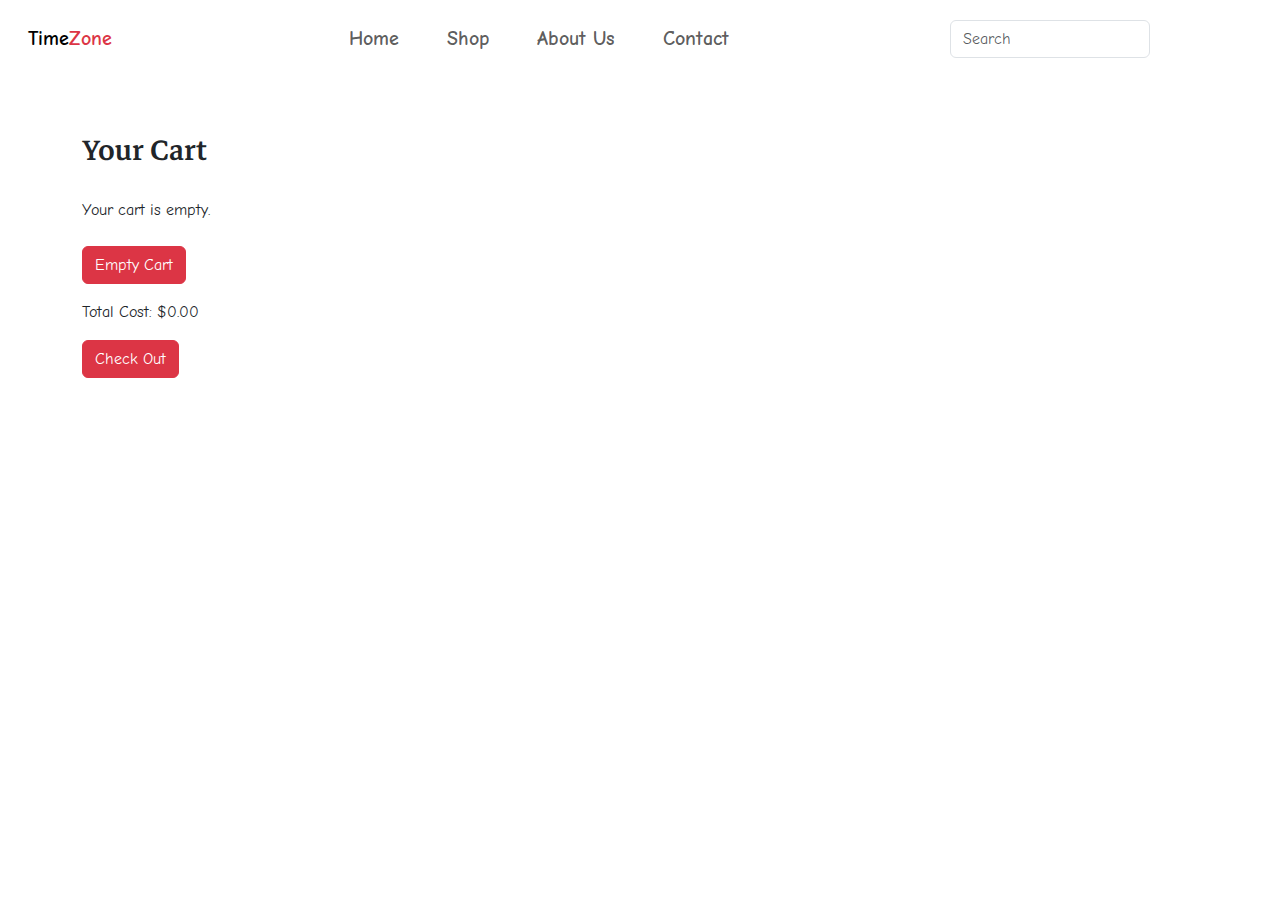
<file: cart.html>
<!DOCTYPE html>
<html lang="en">
  <head>
    <meta charset="UTF-8" />
    <meta name="viewport" content="width=device-width, initial-scale=1.0" />
    <title>TimeZone:Cart</title>
    <!-- bootstrap links  -->
    <link
      href="https://cdn.jsdelivr.net/npm/bootstrap@5.3.3/dist/css/bootstrap.min.css"
      rel="stylesheet"
      integrity="sha384-QWTKZyjpPEjISv5WaRU9OFeRpok6YctnYmDr5pNlyT2bRjXh0JMhjY6hW+ALEwIH"
      crossorigin="anonymous"
    />
    <!-- css link  -->
    <link rel="stylesheet" href="style.css" />
    <!-- font awsome link  -->
    <link
      rel="stylesheet"
      href="https://cdnjs.cloudflare.com/ajax/libs/font-awesome/6.6.0/css/all.min.css"
      integrity="sha512-Kc323vGBEqzTmouAECnVceyQqyqdsSiqLQISBL29aUW4U/M7pSPA/gEUZQqv1cwx4OnYxTxve5UMg5GT6L4JJg=="
      crossorigin="anonymous"
      referrerpolicy="no-referrer"
    />
    <!-- animate css link  -->
    <link
      rel="stylesheet"
      href="https://cdnjs.cloudflare.com/ajax/libs/animate.css/4.1.1/animate.min.css"
    />
    <!-- icon  -->
    <link rel="icon" href="images/shopping-bag.png" />
  </head>
  <body>
    <!-- navbar -->
    <nav
      id="nav"
      class="navbar navbar-expand-lg bg-body-white ff-comic py-3 fs-5 fw-bold"
    >
      <div class="container-fluid">
        <a class="navbar-brand ms-3" href="index.html"
          >Time<span class="text-danger">Zone</span>
        </a>
        <button
          class="navbar-toggler"
          type="button"
          data-bs-toggle="collapse"
          data-bs-target="#navbarSupportedContent"
          aria-controls="navbarSupportedContent"
          aria-expanded="false"
          aria-label="Toggle navigation"
        >
          <span class="navbar-toggler-icon"></span>
        </button>
        <div class="collapse navbar-collapse" id="navbarSupportedContent">
          <ul class="navbar-nav me-auto mx-auto mb-2 mb-lg-0">
            <li class="nav-item mx-3">
              <a class="nav-link" href="index.html">Home</a>
            </li>
            <li class="nav-item mx-3">
              <a class="nav-link" href="shop.html">Shop</a>
            </li>
            <li class="nav-item mx-3">
              <a class="nav-link" href="about.html">About Us</a>
            </li>
            <li class="nav-item mx-3">
              <a class="nav-link" href="contact.html">Contact</a>
            </li>
          </ul>
          <form class="d-flex" role="search">
            <input
              class="form-control me-2"
              type="search"
              placeholder="Search"
              aria-label="Search"
            />
            <button class="btn" type="submit">
              <i class="fa-solid fa-magnifying-glass"></i>
            </button>

            <button
              class="btn ms-3"
              onclick="window.open('login-form/index.html', '_blank');"
              type="button"
            >
              <i class="fa-solid fa-user"></i>
            </button>
            <button
              class="btn ms-3 d-flex mt-1"
              onclick="window.open('cart.html', '_self');"
              type="button"
            >
              <i class="fa-solid fa-cart-shopping"></i>
              <span id="cart-count" class="badge text-dark">0</span>
            </button>
          </form>
        </div>
      </div>
    </nav>
    <!-- content  -->
    <div class="container my-5 ff-comic">
      <h1 class="ff-marza">Your Cart</h1>
      <div id="cart-items" class="my-4"></div>
      <button id="empty-cart" class="btn btn-danger">Empty Cart</button>
      <div class="mt-3 total-cost">
        <p class="ff-comic">Total Cost: <span id="total-cost">$0.00</span></p>
        <button id="checkout-button" class="btn btn-danger ff-comic">
          Check Out
        </button>
      </div>
    </div>
    <script
      src="https://cdn.jsdelivr.net/npm/bootstrap@5.3.3/dist/js/bootstrap.bundle.min.js"
      integrity="sha384-YvpcrYf0tY3lHB60NNkmXc5s9fDVZLESaAA55NDzOxhy9GkcIdslK1eN7N6jIeHz"
      crossorigin="anonymous"
    ></script>
    <script src="script.js"></script>
  </body>
</html>
</file>
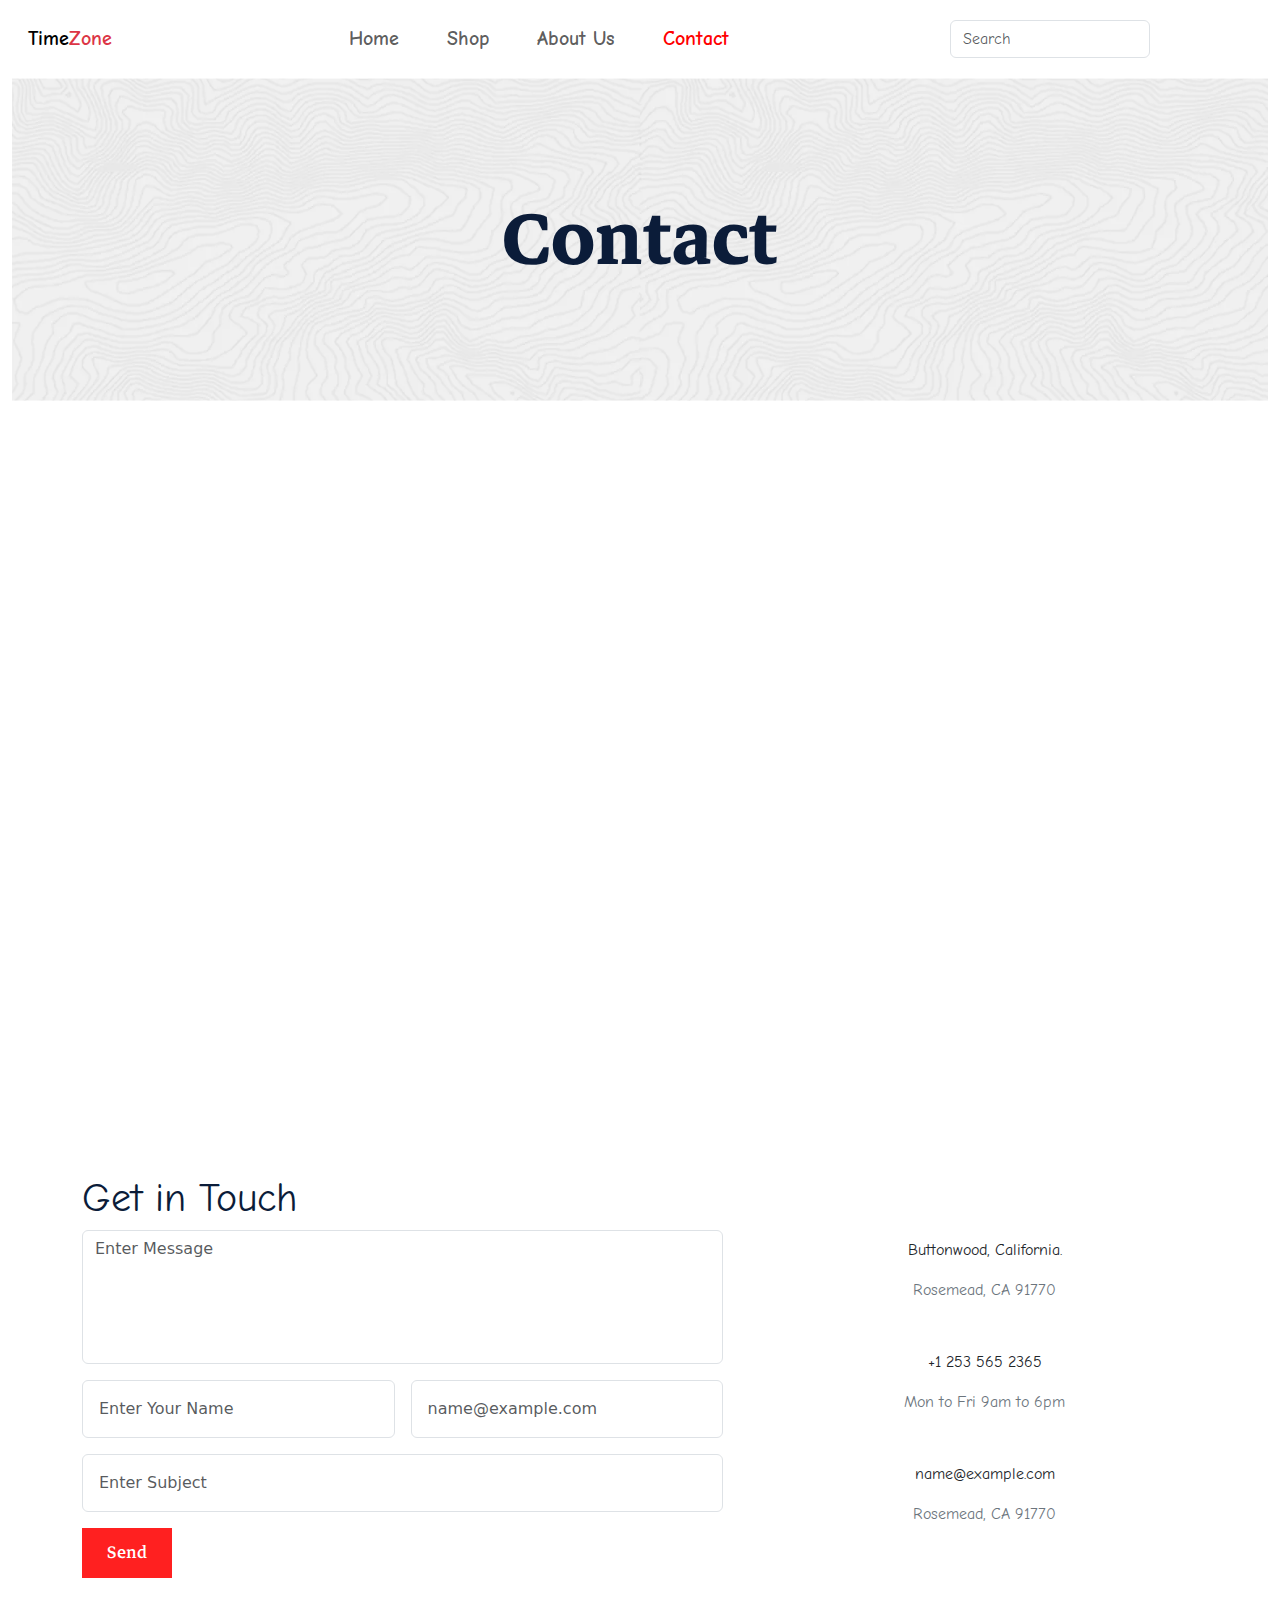
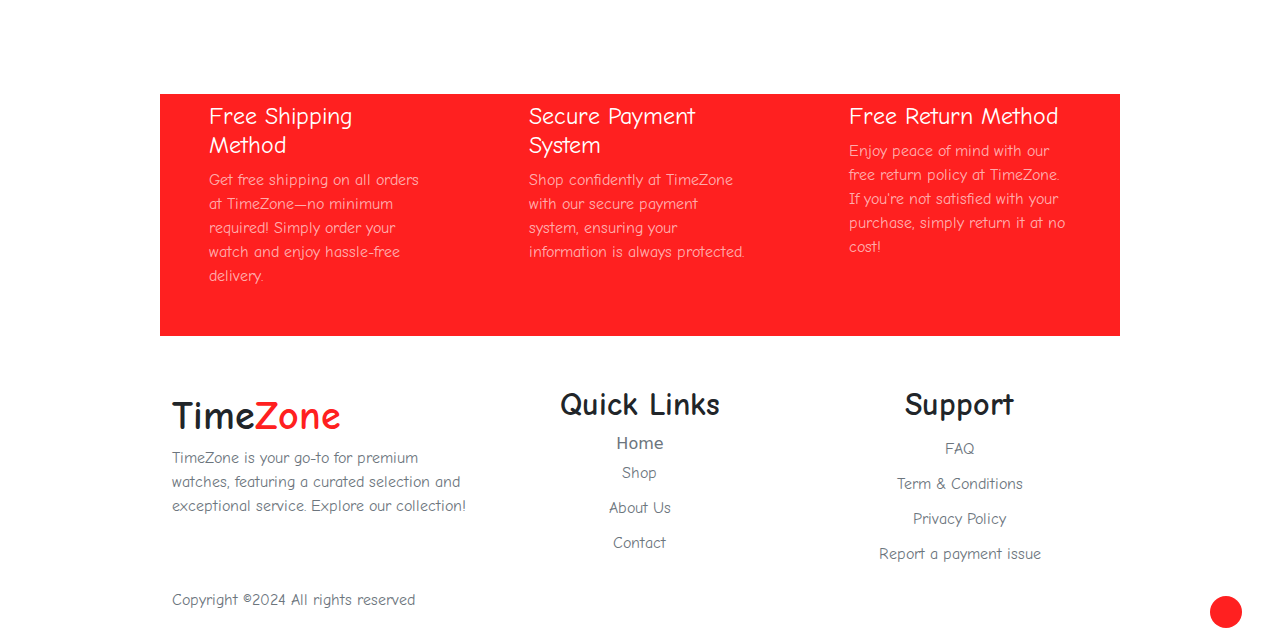
<file: contact.html>
<!DOCTYPE html>
<html lang="en">
  <head>
    <meta charset="UTF-8" />
    <meta name="viewport" content="width=device-width, initial-scale=1.0" />
    <title>TimeZone:Contact</title>
    <!-- bootstrap links  -->
    <link
      href="https://cdn.jsdelivr.net/npm/bootstrap@5.3.3/dist/css/bootstrap.min.css"
      rel="stylesheet"
      integrity="sha384-QWTKZyjpPEjISv5WaRU9OFeRpok6YctnYmDr5pNlyT2bRjXh0JMhjY6hW+ALEwIH"
      crossorigin="anonymous"
    />
    <!-- css link  -->
    <link rel="stylesheet" href="style.css" />
    <!-- font awsome link  -->
    <link
      rel="stylesheet"
      href="https://cdnjs.cloudflare.com/ajax/libs/font-awesome/6.6.0/css/all.min.css"
      integrity="sha512-Kc323vGBEqzTmouAECnVceyQqyqdsSiqLQISBL29aUW4U/M7pSPA/gEUZQqv1cwx4OnYxTxve5UMg5GT6L4JJg=="
      crossorigin="anonymous"
      referrerpolicy="no-referrer"
    />
    <!-- animate css link  -->
    <link
      rel="stylesheet"
      href="https://cdnjs.cloudflare.com/ajax/libs/animate.css/4.1.1/animate.min.css"
    />
    <!-- icon  -->
    <link rel="icon" href="images/logo.avif" />
  </head>
  <body>
    <nav
      id="nav"
      class="navbar navbar-expand-lg bg-body-white ff-comic py-3 fs-5 fw-bold"
    >
      <div class="container-fluid">
        <a class="navbar-brand ms-3" href="index.html"
          >Time<span class="text-danger">Zone</span>
        </a>
        <button
          class="navbar-toggler"
          type="button"
          data-bs-toggle="collapse"
          data-bs-target="#navbarSupportedContent"
          aria-controls="navbarSupportedContent"
          aria-expanded="false"
          aria-label="Toggle navigation"
        >
          <span class="navbar-toggler-icon"></span>
        </button>
        <div class="collapse navbar-collapse" id="navbarSupportedContent">
          <ul class="navbar-nav me-auto mx-auto mb-2 mb-lg-0">
            <li class="nav-item mx-3">
              <a class="nav-link " href="index.html">Home</a>
            </li>
            <li class="nav-item mx-3">
              <a class="nav-link" href="shop.html">Shop</a>
            </li>
            <li class="nav-item mx-3">
              <a class="nav-link" href="about.html">About Us</a>
            </li>
            <li class="nav-item mx-3">
              <a class="nav-link active" href="contact.html">Contact</a>
            </li>
          </ul>
          <form class="d-flex" role="search">
            <input
              class="form-control me-2"
              type="search"
              placeholder="Search"
              aria-label="Search"
            />
            <button class="btn" type="submit">
              <i class="fa-solid fa-magnifying-glass"></i>
            </button>

            <button
              class="btn ms-3"
              onclick="window.open('login-form/index.html', '_blank');"
              type="button"
            >
              <i class="fa-solid fa-user"></i>
            </button>
            <button
              class="btn ms-3 d-flex mt-1"
              onclick="window.open('cart.html', '_self');"
              type="button"
            >
              <i class="fa-solid fa-cart-shopping"></i>
              <span id="cart-count" class="badge text-dark">0</span>
            </button>
          </form>
        </div>
      </div>
    </nav>
    <!-- banner  -->
    <div
      class="container-fluid"
      id="shop-banner"
      style="position: relative; margin-bottom: 50px"
    >
      <img src="images/wavy-bg.webp" class="img-fluid" alt="banner" />
      <div
        class="overlay-text ff-marza fw-bold shop-banner"
        style="font-size: 8vw; color: #0b1c39"
      >
        Contact
      </div>
    </div>
    <!-- map -->
    <div class="container" style="margin-top: 100px; margin-bottom: 100px">
      <iframe
        src="https://www.google.com/maps/embed?pb=!1m18!1m12!1m3!1d812214.0508961766!2d-122.80814321826831!3d37.32566958508003!2m3!1f0!2f0!3f0!3m2!1i1024!2i768!4f13.1!3m3!1m2!1s0x808fcbbf8ca0afb9%3A0xf1077b9c9edb7a53!2sRolex%20Boutique%20-%20J.%20Licht%20%26%20Sons!5e0!3m2!1sen!2sth!4v1729924467797!5m2!1sen!2sth"
        width="100%"
        height="550px"
        style="border: 0"
        allowfullscreen=""
        loading="lazy"
        referrerpolicy="no-referrer-when-downgrade"
      ></iframe>
    </div>
    <!-- content  -->
    <div class="container" style="margin-bottom: 100px">
      <div class="row">
        <div class="col-md-7 my-3">
          <h1 class="ff-comic" style="color: #0b1c39">Get in Touch</h1>
          <div class="mb-3">
            <textarea
              class="form-control"
              id="exampleFormControlTextarea1"
              placeholder="Enter Message"
              rows="5"
              style="resize: none"
            ></textarea>
          </div>
          <div class="d-flex">
            <div class="mb-3 w-50 me-3">
              <input
                type="text"
                class="form-control p-3"
                id="exampleFormControlInput1"
                placeholder="Enter Your Name"
              />
            </div>
            <div class="mb-3 w-50">
              <input
                type="email"
                class="form-control p-3"
                id="exampleFormControlInput1"
                placeholder="name@example.com"
              />
            </div>
          </div>
          <div class="mb-3">
            <input
              type="text"
              class="form-control p-3"
              id="exampleFormControlInput1"
              placeholder="Enter Subject"
            />
          </div>
          <button
            class="btn text-white ff-marza px-4 fs-4 rounded-0"
            style="background-color: #ff2020"
            type="submit"
          >
            Send
          </button>
        </div>
        <div class="col-md-5 my-3 text-center">
          <div class="d-flex p-3 justify-content-center mt-5">
            <i class="fa-solid fa-house fs-3 text-secondary"></i>
            <div>
              <p class="ff-comic ms-4">Buttonwood, California.</p>
              <p class="text-secondary ff-comic ms-4">Rosemead, CA 91770</p>
            </div>
          </div>
          <div class="d-flex p-3 justify-content-center">
            <i class="fa-solid fa-mobile-screen fs-3 text-secondary"></i>
            <div>
              <p class="ff-comic ms-4">+1 253 565 2365</p>
              <p class="text-secondary ff-comic ms-4">Mon to Fri 9am to 6pm</p>
            </div>
          </div>
          <div class="d-flex p-3 justify-content-center">
            <i class="fa-solid fa-envelope fs-3 text-secondary"></i>
            <div>
              <p class="ff-comic ms-4">name@example.com</p>
              <p class="text-secondary ff-comic ms-4">Rosemead, CA 91770</p>
            </div>
          </div>
        </div>
      </div>
    </div>
    <!-- footer  -->
    <footer>
      <!-- methods  -->
      <div class="container w-75 text-white" style="background-color: #ff2020">
        <div class="row">
          <div class="col-md-4 text-md-start text-center">
            <div class="mx-auto w-75">
              <i class="fa-solid fa-cube text-white fs-1 mb-2 mt-5"></i>
              <h4 class="ff-comic my-2">Free Shipping Method</h4>
              <p
                class="ff-comic mt-2 mb-5"
                style="color: rgba(255, 255, 255, 0.65)"
              >
                Get free shipping on all orders at TimeZone—no minimum required!
                Simply order your watch and enjoy hassle-free delivery.
              </p>
            </div>
          </div>
          <div class="col-md-4 text-md-start text-center">
            <div class="mx-auto w-75">
              <i class="fa-solid fa-unlock text-white fs-1 mb-2 mt-5"></i>
              <h4 class="ff-comic my-2">Secure Payment System</h4>
              <p
                class="ff-comic mt-2 mb-5"
                style="color: rgba(255, 255, 255, 0.65)"
              >
                Shop confidently at TimeZone with our secure payment system,
                ensuring your information is always protected.
              </p>
            </div>
          </div>
          <div class="col-md-4 text-md-start text-center">
            <div class="mx-auto w-75">
              <i class="fa-solid fa-rotate-left text-white fs-1 mb-2 mt-5"></i>
              <h4 class="ff-comic my-2">Free Return Method</h4>
              <p
                class="ff-comic mt-2 mb-5"
                style="color: rgba(255, 255, 255, 0.65)"
              >
                Enjoy peace of mind with our free return policy at TimeZone. If
                you're not satisfied with your purchase, simply return it at no
                cost!
              </p>
            </div>
          </div>
        </div>
      </div>
      <!-- footer-1  -->
      <div class="container w-75 mb-3" style="margin-top: 50px">
        <div class="row">
          <div class="col-md-4 text-center text-md-start">
            <a
              href="index.html"
              style="font-size: 40px"
              class="ff-comic fw-bolder text-decoration-none text-dark"
              >Time<span style="color: #ff2020">Zone</span>
            </a>
            <p class="ff-comic text-secondary">
              TimeZone is your go-to for premium watches, featuring a curated
              selection and exceptional service. Explore our collection!
            </p>
          </div>
          <div class="col-md-4 text-center">
            <h2 class="ff-comic fw-bold">Quick Links</h2>
            <a
              href="index.html"
              class="text-decoration-none text-secondary d-block"
              >Home</a
            >
            <a
              href="shop.html"
              class="text-decoration-none text-secondary d-block ff-comic"
              style="line-height: 35px"
              >Shop</a
            >
            <a
              href="about.html"
              class="text-decoration-none text-secondary d-block ff-comic"
              style="line-height: 35px"
              >About Us</a
            >
            <a
              href="contact.html"
              class="text-decoration-none text-secondary d-block ff-comic"
              style="line-height: 35px"
              >Contact</a
            >
          </div>
          <div class="col-md-4 text-center">
            <h2 class="ff-comic fw-bold">Support</h2>
            <a
              href="#"
              class="text-decoration-none text-secondary d-block ff-comic"
              style="line-height: 35px"
              >FAQ</a
            >
            <a
              href="#"
              class="text-decoration-none text-secondary d-block ff-comic"
              style="line-height: 35px"
              >Term & Conditions</a
            >
            <a
              href="#"
              class="text-decoration-none text-secondary d-block ff-comic"
              style="line-height: 35px"
              >Privacy Policy</a
            >
            <a
              href="#"
              class="text-decoration-none text-secondary d-block ff-comic"
              style="line-height: 35px"
              >Report a payment issue</a
            >
          </div>
        </div>
      </div>
      <!-- footer-2  -->
      <div class="container w-75 my-3">
        <div class="row">
          <div class="col-md-6 text-md-start text-center">
            <p class="ff-comic text-secondary">
              Copyright ©2024 All rights reserved
            </p>
          </div>
          <div class="col-md-6 text-md-end text-center">
            <a href="#"><i class="fa-brands fa-facebook mx-3"></i></a>
            <a href="#"
              ><i class="fa-brands fa-x-twitter mx-3 text-dark"></i
            ></a>
            <a href="#"
              ><i class="fa-brands fa-instagram mx-3 text-danger"></i
            ></a>
            <a href="#"> <i class="fa-solid fa-envelope mx-3 text-dark"></i></a>
          </div>
        </div>
      </div>
      <a href="#shop-banner"
        ><i
          class="fa-solid fa-up-long p-3 rounded rounded-5 text-white to-top"
          style="background-color: #ff2020"
        ></i
      ></a>
    </footer>
    <script
      src="https://cdn.jsdelivr.net/npm/bootstrap@5.3.3/dist/js/bootstrap.bundle.min.js"
      integrity="sha384-YvpcrYf0tY3lHB60NNkmXc5s9fDVZLESaAA55NDzOxhy9GkcIdslK1eN7N6jIeHz"
      crossorigin="anonymous"
    ></script>
    <script src="script.js"></script>
  </body>
</html>
</file>
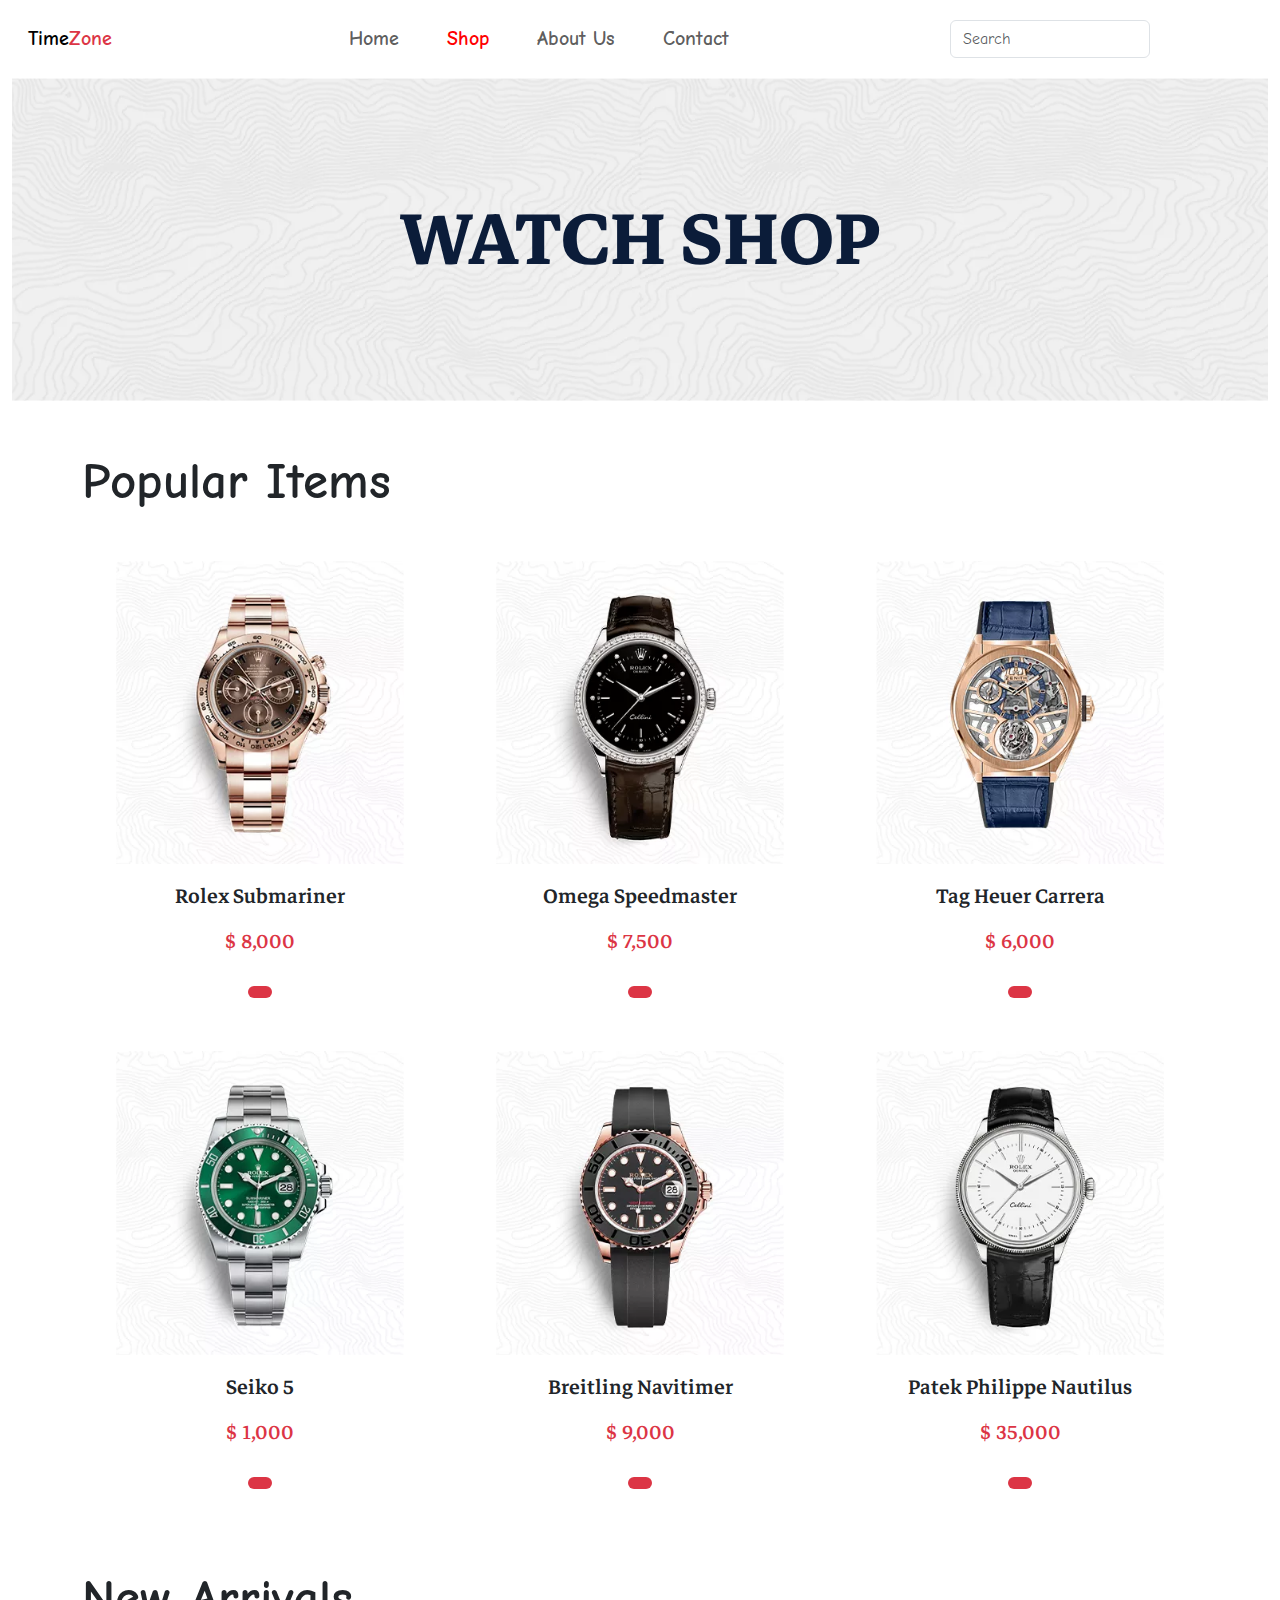
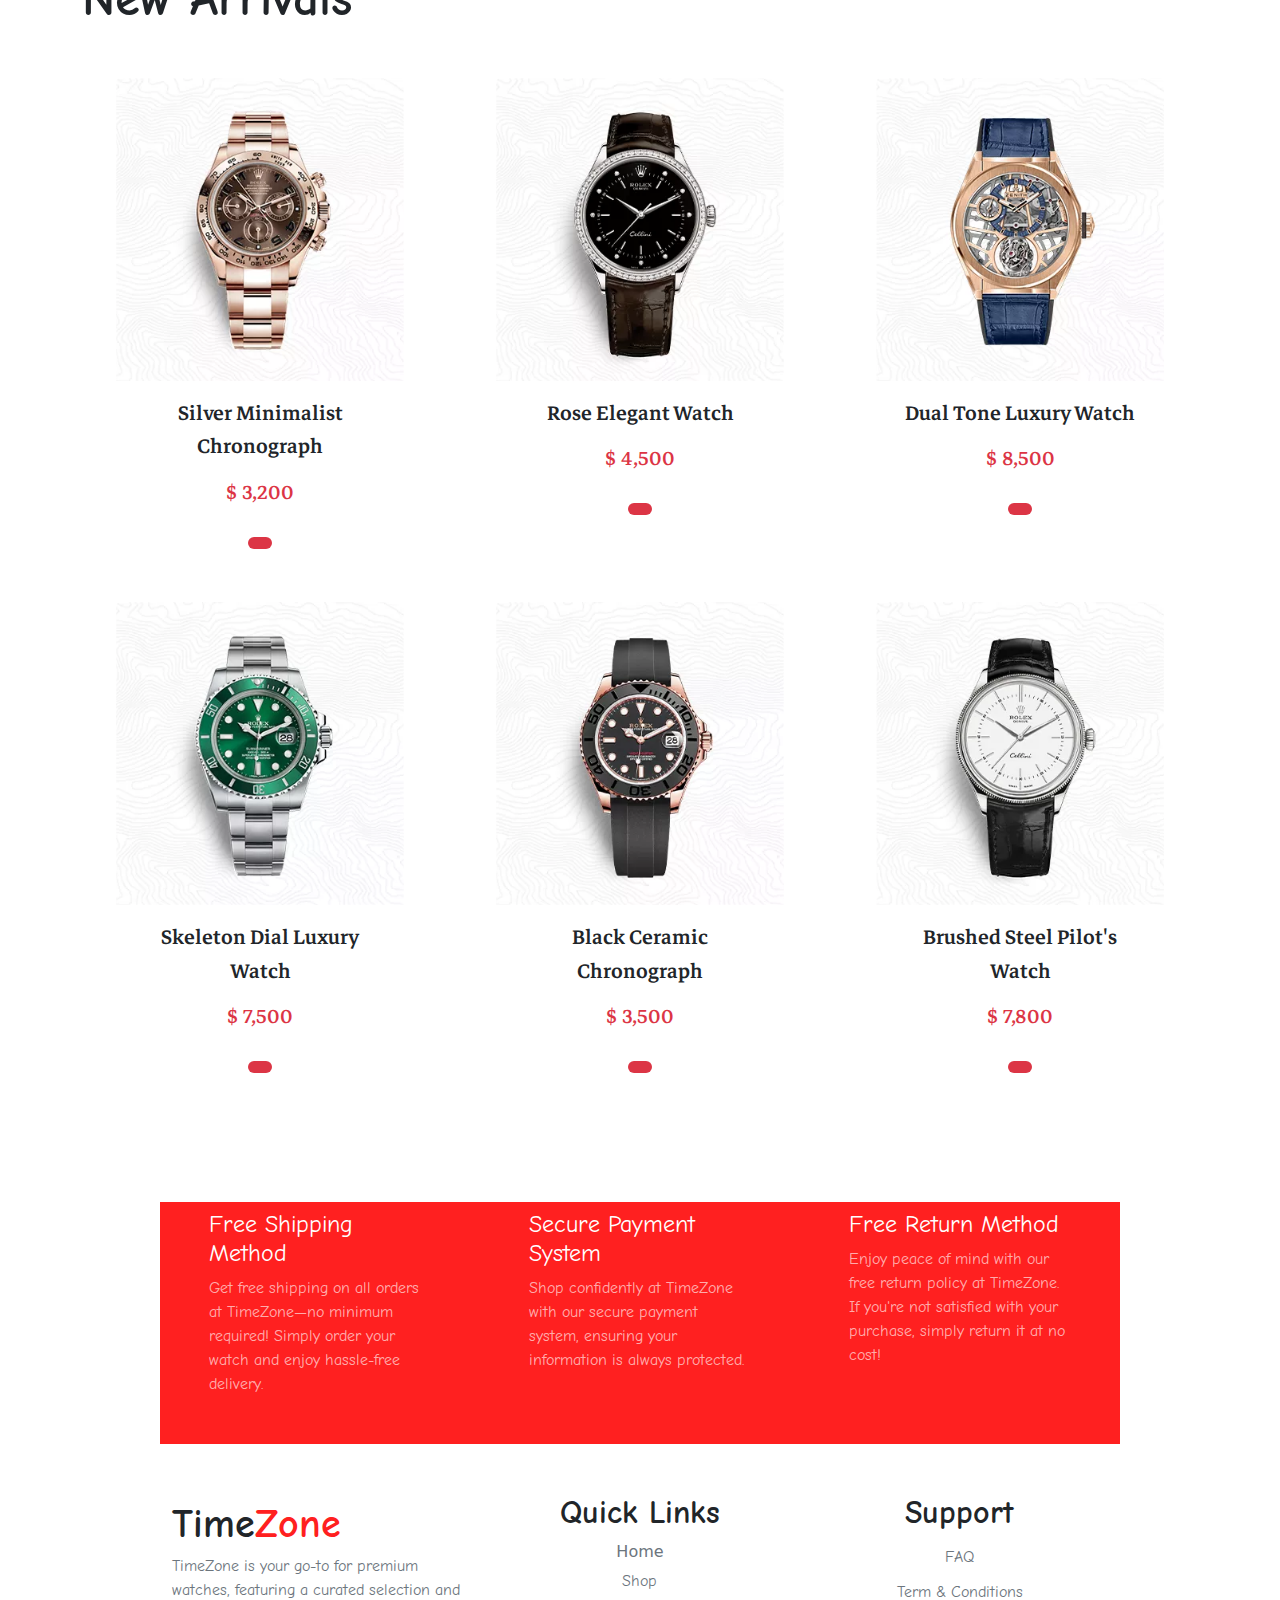
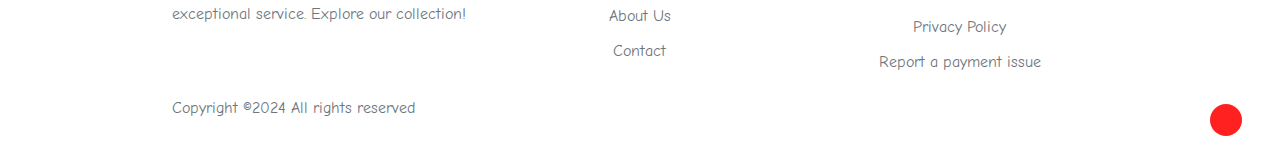
<file: shop.html>
<!DOCTYPE html>
<html lang="en">
  <head>
    <meta charset="UTF-8" />
    <meta name="viewport" content="width=device-width, initial-scale=1.0" />
    <title>TimeZone:Shop</title>
    <!-- bootstrap links  -->
    <link
      href="https://cdn.jsdelivr.net/npm/bootstrap@5.3.3/dist/css/bootstrap.min.css"
      rel="stylesheet"
      integrity="sha384-QWTKZyjpPEjISv5WaRU9OFeRpok6YctnYmDr5pNlyT2bRjXh0JMhjY6hW+ALEwIH"
      crossorigin="anonymous"
    />
    <!-- css link  -->
    <link rel="stylesheet" href="style.css" />
    <!-- font awsome link  -->
    <link
      rel="stylesheet"
      href="https://cdnjs.cloudflare.com/ajax/libs/font-awesome/6.6.0/css/all.min.css"
      integrity="sha512-Kc323vGBEqzTmouAECnVceyQqyqdsSiqLQISBL29aUW4U/M7pSPA/gEUZQqv1cwx4OnYxTxve5UMg5GT6L4JJg=="
      crossorigin="anonymous"
      referrerpolicy="no-referrer"
    />
    <!-- animate css link  -->
    <link
      rel="stylesheet"
      href="https://cdnjs.cloudflare.com/ajax/libs/animate.css/4.1.1/animate.min.css"
    />
    <!-- icon  -->
    <link rel="icon" href="images/logo.avif" />
  </head>
  <body>
    <nav
      id="nav"
      class="navbar navbar-expand-lg bg-body-white ff-comic py-3 fs-5 fw-bold"
    >
      <div class="container-fluid">
        <a class="navbar-brand ms-3" href="index.html"
          >Time<span class="text-danger">Zone</span>
        </a>
        <button
          class="navbar-toggler"
          type="button"
          data-bs-toggle="collapse"
          data-bs-target="#navbarSupportedContent"
          aria-controls="navbarSupportedContent"
          aria-expanded="false"
          aria-label="Toggle navigation"
        >
          <span class="navbar-toggler-icon"></span>
        </button>
        <div class="collapse navbar-collapse" id="navbarSupportedContent">
          <ul class="navbar-nav me-auto mx-auto mb-2 mb-lg-0">
            <li class="nav-item mx-3">
              <a class="nav-link" href="index.html">Home</a>
            </li>
            <li class="nav-item mx-3">
              <a class="nav-link active" href="shop.html">Shop</a>
            </li>
            <li class="nav-item mx-3">
              <a class="nav-link" href="about.html">About Us</a>
            </li>
            <li class="nav-item mx-3">
              <a class="nav-link" href="contact.html">Contact</a>
            </li>
          </ul>
          <form class="d-flex" role="search">
            <input
              class="form-control me-2"
              type="search"
              placeholder="Search"
              aria-label="Search"
            />
            <button class="btn" type="submit">
              <i class="fa-solid fa-magnifying-glass"></i>
            </button>

            <button
              class="btn ms-3"
              onclick="window.open('login-form/index.html', '_blank');"
              type="button"
            >
              <i class="fa-solid fa-user"></i>
            </button>
            <button
              class="btn ms-3 d-flex mt-1"
              onclick="window.open('cart.html', '_self');"
              type="button"
            >
              <i class="fa-solid fa-cart-shopping"></i>
              <span id="cart-count" class="badge text-dark">0</span>
            </button>
          </form>
        </div>
      </div>
    </nav>
    <!-- banner  -->
    <div
      class="container-fluid"
      id="shop-banner"
      style="position: relative; margin-bottom: 50px"
    >
      <img src="images/wavy-bg.webp" class="img-fluid" alt="banner" />
      <div
        class="overlay-text ff-marza fw-bold shop-banner"
        style="font-size: 8vw; color: #0b1c39"
      >
        WATCH SHOP
      </div>
    </div>
    <!-- popular-items-shop -->
    <div class="container popular-items-shop" style="margin-bottom: 50px">
      <div class="text-start my-5 mx-auto">
        <h1 class="ff-comic fw-bolder" style="font-size: 4vw">
          Popular Items
        </h1>
      </div>
      <div class="row my-4">
        <div class="col-md-4 mb-2 text-center ff-comic">
          <div class="card mx-auto" style="width: 18rem">
            <img
              src="images/pi1.webp"
              class="card-img-top"
              alt="popular-item-1"
            />
            <div class="card-body">
              <h5 class="card-title ff-marza fs-3">Rolex Submariner</h5>
              <p class="card-text text-danger ff-marza fs-3">$ 8,000</p>
              <div class="overlay">
                <button
                  class="add-to-cart text-white btn btn-danger fs-5"
                  data-item-name="Rolex Submariner"
                  data-item-price="8000"
                  data-item-image="images/pi1.webp"
                  style="border: none"
                >
                  <i class="fa-solid fa-cart-shopping"></i>
                </button>
              </div>
            </div>
          </div>
        </div>
        <div class="col-md-4 mb-2 text-center ff-comic">
          <div class="card mx-auto" style="width: 18rem">
            <img
              src="images/pi2.webp"
              class="card-img-top"
              alt="popular-item-2"
            />
            <div class="card-body">
              <h5 class="card-title ff-marza fs-3">Omega Speedmaster</h5>
              <p class="card-text text-danger ff-marza fs-3">$ 7,500</p>
              <div class="overlay">
                <button
                  class="add-to-cart text-white btn btn-danger fs-5"
                  data-item-name="Omega Speedmaster"
                  data-item-price="7500"
                  data-item-image="images/pi2.webp"
                  style="border: none"
                >
                  <i class="fa-solid fa-cart-shopping"></i>
                </button>
              </div>
            </div>
          </div>
        </div>
        <div class="col-md-4 mb-2 text-center ff-comic">
          <div class="card mx-auto" style="width: 18rem">
            <img
              src="images/pi3.webp"
              class="card-img-top"
              alt="popular-item-3"
            />
            <div class="card-body">
              <h5 class="card-title ff-marza fs-3">Tag Heuer Carrera</h5>
              <p class="card-text text-danger ff-marza fs-3">$ 6,000</p>
              <div class="overlay">
                <button
                  class="add-to-cart text-white btn btn-danger fs-5"
                  data-item-name="Tag Heuer Carrera"
                  data-item-price="6000"
                  data-item-image="images/pi3.webp"
                  style="border: none"
                >
                  <i class="fa-solid fa-cart-shopping"></i>
                </button>
              </div>
            </div>
          </div>
        </div>
      </div>
      <div class="row">
        <div class="col-md-4 mb-2 text-center ff-comic">
          <div class="card mx-auto" style="width: 18rem">
            <img
              src="images/pi4.webp"
              class="card-img-top"
              alt="popular-item-4"
            />
            <div class="card-body">
              <h5 class="card-title ff-marza fs-3">Seiko 5</h5>
              <p class="card-text text-danger ff-marza fs-3">$ 1,000</p>
              <div class="overlay">
                <button
                  class="add-to-cart text-white btn btn-danger fs-5"
                  data-item-name="Seiko 5"
                  data-item-price="1000"
                  data-item-image="images/pi4.webp"
                  style="border: none"
                >
                  <i class="fa-solid fa-cart-shopping"></i>
                </button>
              </div>
            </div>
          </div>
        </div>
        <div class="col-md-4 mb-2 text-center ff-comic">
          <div class="card mx-auto" style="width: 18rem">
            <img
              src="images/pi5.webp"
              class="card-img-top"
              alt="popular-item-5"
            />
            <div class="card-body">
              <h5 class="card-title ff-marza fs-3">Breitling Navitimer</h5>
              <p class="card-text text-danger ff-marza fs-3">$ 9,000</p>
              <div class="overlay">
                <button
                  class="add-to-cart text-white btn btn-danger fs-5"
                  data-item-name="Breitling Navitime"
                  data-item-price="9000"
                  data-item-image="images/pi5.webp"
                  style="border: none"
                >
                  <i class="fa-solid fa-cart-shopping"></i>
                </button>
              </div>
            </div>
          </div>
        </div>
        <div class="col-md-4 mb-2 text-center ff-comic">
          <div class="card mx-auto" style="width: 18rem">
            <img
              src="images/pi6.webp"
              class="card-img-top"
              alt="popular-item-6"
            />
            <div class="card-body">
              <h5 class="card-title ff-marza fs-3">Patek Philippe Nautilus</h5>
              <p class="card-text text-danger ff-marza fs-3">$ 35,000</p>
              <div class="overlay">
                <button
                  class="add-to-cart text-white btn btn-danger fs-5"
                  data-item-name="Patek Philippe Nautilus"
                  data-item-price="35000"
                  data-item-image="images/pi6.webp"
                  style="border: none"
                >
                  <i class="fa-solid fa-cart-shopping"></i>
                </button>
              </div>
            </div>
          </div>
        </div>
      </div>
    </div>
    <!-- new arrival shop  -->
    <div class="container new-arrivals-shop" style="margin-bottom: 100px">
      <div class="text-start my-5 mx-auto">
        <h1 class="ff-comic fw-bolder" style="font-size: 4vw">New Arrivals</h1>
      </div>
      <div class="row my-4">
        <div class="col-md-4 mb-2 text-center ff-comic">
          <div class="card mx-auto" style="width: 18rem">
            <img
              src="images/pi1.webp"
              class="card-img-top"
              alt="popular-item-1"
            />
            <div class="card-body">
              <h5 class="card-title ff-marza fs-3">
                Silver Minimalist Chronograph
              </h5>
              <p class="card-text text-danger ff-marza fs-3">$ 3,200</p>
              <div class="overlay">
                <button
                  class="add-to-cart text-white btn btn-danger fs-5"
                  data-item-name=" Silver Minimalist Chronograph"
                  data-item-price="3200"
                  data-item-image="images/pi1.webp"
                  style="border: none"
                >
                  <i class="fa-solid fa-cart-shopping"></i>
                </button>
              </div>
            </div>
          </div>
        </div>
        <div class="col-md-4 mb-2 text-center ff-comic">
          <div class="card mx-auto" style="width: 18rem">
            <img
              src="images/pi2.webp"
              class="card-img-top"
              alt="popular-item-2"
            />
            <div class="card-body">
              <h5 class="card-title ff-marza fs-3">Rose Elegant Watch</h5>
              <p class="card-text text-danger ff-marza fs-3">$ 4,500</p>
              <div class="overlay">
                <button
                  class="add-to-cart text-white btn btn-danger fs-5"
                  data-item-name="Rose Elegant Watch"
                  data-item-price="4500"
                  data-item-image="images/pi2.webp"
                  style="border: none"
                >
                  <i class="fa-solid fa-cart-shopping"></i>
                </button>
              </div>
            </div>
          </div>
        </div>
        <div class="col-md-4 mb-2 text-center ff-comic">
          <div class="card mx-auto" style="width: 18rem">
            <img
              src="images/pi3.webp"
              class="card-img-top"
              alt="popular-item-3"
            />
            <div class="card-body">
              <h5 class="card-title ff-marza fs-3">Dual Tone Luxury Watch</h5>
              <p class="card-text text-danger ff-marza fs-3">$ 8,500</p>
              <div class="overlay">
                <button
                  class="add-to-cart text-white btn btn-danger fs-5"
                  data-item-name="Dual Tone Luxury Watch"
                  data-item-price="8500"
                  data-item-image="images/pi3.webp"
                  style="border: none"
                >
                  <i class="fa-solid fa-cart-shopping"></i>
                </button>
              </div>
            </div>
          </div>
        </div>
      </div>
      <div class="row">
        <div class="col-md-4 mb-2 text-center ff-comic">
          <div class="card mx-auto" style="width: 18rem">
            <img
              src="images/pi4.webp"
              class="card-img-top"
              alt="popular-item-4"
            />
            <div class="card-body">
              <h5 class="card-title ff-marza fs-3">
                Skeleton Dial Luxury Watch
              </h5>
              <p class="card-text text-danger ff-marza fs-3">$ 7,500</p>
              <div class="overlay">
                <button
                  class="add-to-cart text-white btn btn-danger fs-5"
                  data-item-name="Skeleton Dial Luxury Watch"
                  data-item-price="7500"
                  data-item-image="images/pi4.webp"
                  style="border: none"
                >
                  <i class="fa-solid fa-cart-shopping"></i>
                </button>
              </div>
            </div>
          </div>
        </div>
        <div class="col-md-4 mb-2 text-center ff-comic">
          <div class="card mx-auto" style="width: 18rem">
            <img
              src="images/pi5.webp"
              class="card-img-top"
              alt="popular-item-5"
            />
            <div class="card-body">
              <h5 class="card-title ff-marza fs-3">
                Black Ceramic Chronograph
              </h5>
              <p class="card-text text-danger ff-marza fs-3">$ 3,500</p>
              <div class="overlay">
                <button
                  class="add-to-cart text-white btn btn-danger fs-5"
                  data-item-name="Black Ceramic Chronograph"
                  data-item-price="3500"
                  data-item-image="images/pi5.webp"
                  style="border: none"
                >
                  <i class="fa-solid fa-cart-shopping"></i>
                </button>
              </div>
            </div>
          </div>
        </div>
        <div class="col-md-4 mb-2 text-center ff-comic">
          <div class="card mx-auto" style="width: 18rem">
            <img
              src="images/pi6.webp"
              class="card-img-top"
              alt="popular-item-6"
            />
            <div class="card-body">
              <h5 class="card-title ff-marza fs-3">
                Brushed Steel Pilot's Watch
              </h5>
              <p class="card-text text-danger ff-marza fs-3">$ 7,800</p>
              <div class="overlay">
                <button
                  class="add-to-cart text-white btn btn-danger fs-5"
                  data-item-name=" Brushed Steel Pilot's Watch"
                  data-item-price="7800"
                  data-item-image="images/pi6.webp"
                  style="border: none"
                >
                  <i class="fa-solid fa-cart-shopping"></i>
                </button>
              </div>
            </div>
          </div>
        </div>
      </div>
    </div>
    <!-- footer  -->
    <footer>
      <!-- methods  -->
      <div class="container w-75 text-white" style="background-color: #ff2020">
        <div class="row">
          <div class="col-md-4 text-md-start text-center">
            <div class="mx-auto w-75">
              <i class="fa-solid fa-cube text-white fs-1 mb-2 mt-5"></i>
              <h4 class="ff-comic my-2">Free Shipping Method</h4>
              <p
                class="ff-comic mt-2 mb-5"
                style="color: rgba(255, 255, 255, 0.65)"
              >
                Get free shipping on all orders at TimeZone—no minimum required!
                Simply order your watch and enjoy hassle-free delivery.
              </p>
            </div>
          </div>
          <div class="col-md-4 text-md-start text-center">
            <div class="mx-auto w-75">
              <i class="fa-solid fa-unlock text-white fs-1 mb-2 mt-5"></i>
              <h4 class="ff-comic my-2">Secure Payment System</h4>
              <p
                class="ff-comic mt-2 mb-5"
                style="color: rgba(255, 255, 255, 0.65)"
              >
                Shop confidently at TimeZone with our secure payment system,
                ensuring your information is always protected.
              </p>
            </div>
          </div>
          <div class="col-md-4 text-md-start text-center">
            <div class="mx-auto w-75">
              <i class="fa-solid fa-rotate-left text-white fs-1 mb-2 mt-5"></i>
              <h4 class="ff-comic my-2">Free Return Method</h4>
              <p
                class="ff-comic mt-2 mb-5"
                style="color: rgba(255, 255, 255, 0.65)"
              >
                Enjoy peace of mind with our free return policy at TimeZone. If
                you're not satisfied with your purchase, simply return it at no
                cost!
              </p>
            </div>
          </div>
        </div>
      </div>
      <!-- footer-1  -->
      <div class="container w-75 mb-3" style="margin-top: 50px">
        <div class="row">
          <div class="col-md-4 text-center text-md-start">
            <a
              href="index.html"
              style="font-size: 40px"
              class="ff-comic fw-bolder text-decoration-none text-dark"
              >Time<span style="color: #ff2020">Zone</span>
            </a>
            <p class="ff-comic text-secondary">
              TimeZone is your go-to for premium watches, featuring a curated
              selection and exceptional service. Explore our collection!
            </p>
          </div>
          <div class="col-md-4 text-center">
            <h2 class="ff-comic fw-bold">Quick Links</h2>
            <a
              href="index.html"
              class="text-decoration-none text-secondary d-block"
              >Home</a
            >
            <a
              href="shop.html"
              class="text-decoration-none text-secondary d-block ff-comic"
              style="line-height: 35px"
              >Shop</a
            >
            <a
              href="about.html"
              class="text-decoration-none text-secondary d-block ff-comic"
              style="line-height: 35px"
              >About Us</a
            >
            <a
              href="contact.html"
              class="text-decoration-none text-secondary d-block ff-comic"
              style="line-height: 35px"
              >Contact</a
            >
          </div>
          <div class="col-md-4 text-center">
            <h2 class="ff-comic fw-bold">Support</h2>
            <a
              href="#"
              class="text-decoration-none text-secondary d-block ff-comic"
              style="line-height: 35px"
              >FAQ</a
            >
            <a
              href="#"
              class="text-decoration-none text-secondary d-block ff-comic"
              style="line-height: 35px"
              >Term & Conditions</a
            >
            <a
              href="#"
              class="text-decoration-none text-secondary d-block ff-comic"
              style="line-height: 35px"
              >Privacy Policy</a
            >
            <a
              href="#"
              class="text-decoration-none text-secondary d-block ff-comic"
              style="line-height: 35px"
              >Report a payment issue</a
            >
          </div>
        </div>
      </div>
      <!-- footer-2  -->
      <div class="container w-75 my-3">
        <div class="row">
          <div class="col-md-6 text-md-start text-center">
            <p class="ff-comic text-secondary">
              Copyright ©2024 All rights reserved
            </p>
          </div>
          <div class="col-md-6 text-md-end text-center">
            <a href="#"><i class="fa-brands fa-facebook mx-3"></i></a>
            <a href="#"
              ><i class="fa-brands fa-x-twitter mx-3 text-dark"></i
            ></a>
            <a href="#"
              ><i class="fa-brands fa-instagram mx-3 text-danger"></i
            ></a>
            <a href="#"> <i class="fa-solid fa-envelope mx-3 text-dark"></i></a>
          </div>
        </div>
      </div>
      <a href="#shop-banner"
        ><i
          class="fa-solid fa-up-long p-3 rounded rounded-5 text-white to-top"
          style="background-color: #ff2020"
        ></i
      ></a>
    </footer>
    <script
      src="https://cdn.jsdelivr.net/npm/bootstrap@5.3.3/dist/js/bootstrap.bundle.min.js"
      integrity="sha384-YvpcrYf0tY3lHB60NNkmXc5s9fDVZLESaAA55NDzOxhy9GkcIdslK1eN7N6jIeHz"
      crossorigin="anonymous"
    ></script>
    <script src="script.js"></script>
  </body>
</html>
</file>
<file: style.css>
@import url("https://fonts.googleapis.com/css2?family=Markazi+Text:wght@400..700&display=swap");
@import url("https://fonts.googleapis.com/css2?family=Comic+Neue:ital,wght@0,300;0,400;0,700;1,300;1,400;1,700&family=Markazi+Text:wght@400..700&display=swap");
* {
  scroll-behavior: smooth;
}
.ff-marza {
  font-family: "Markazi Text", serif;
}
.ff-comic {
  font-family: "Comic Neue", cursive;
}
.navbar-nav .nav-link.active {
  color: red;
}
.navbar-nav a:hover {
  color: red;
}
.navbar {
  background-color: rgba(255, 255, 255);
  position: sticky;
  top: 0;
  z-index: 3;
}
.banner {
  background-color: #f0f0f2;
}
.sub-banner {
  text-align: left;
  margin: auto;
}
.shop-now {
  color: black;
  border: 1px solid black;
}
.shop-now:hover {
  background-color: #4a4a4b;
  color: white;
}
.new-arrival .card {
  border: none;
}
.gallery-img {
  transition: transform 0.3s ease;
}
.gallery-img:hover {
  transform: scale(1.1);
  filter: brightness(70%);
}
.col-md-6,
.col-md-3 {
  overflow: hidden;
}
.popular-items .card {
  border: none;
}
.popular-items .card {
  position: relative;
  overflow: hidden;
}
.popular-items .overlay {
  position: absolute;
  bottom: 100px;
  left: 0;
  right: 0;
  visibility: hidden;
}
.popular-items .card:hover .overlay {
  bottom: 133px;
  transition: 0.6s;
  visibility: visible;
}
.popular-items .add-to-cart {
  width: 100%;
}
.popular-items .view-more:hover,
.choice .choice-btn:hover {
  background-color: #0b1c39 !important;
  transition: 0.6s;
}
.choice {
  margin-top: 150px;
  margin-bottom: 150px;
}
.choice-1,
.choice-2 {
  display: flex;
  flex-direction: column;
  align-items: center;
  justify-content: center;
  height: 100%;
}
footer {
  position: relative;
}
.to-top {
  position: absolute;
  right: 3%;
  bottom: 0;
}
.shop-banner {
  position: absolute;
  top: 50%;
  left: 50%;
  transform: translate(-50%, -50%);
  text-align: center;
}
.popular-items-shop .card,
.new-arrivals-shop .card {
  border: none;
}
/* carts  */
</file>
<file: login-form/style.css>
@import url("https://fonts.googleapis.com/css2?family=Roboto:ital,wght@0,100;0,300;0,400;0,500;0,700;0,900;1,100;1,300;1,400;1,500;1,700;1,900&display=swap");
.ff-roboto {
  font-family: "Roboto", sans-serif;
}
</file>
